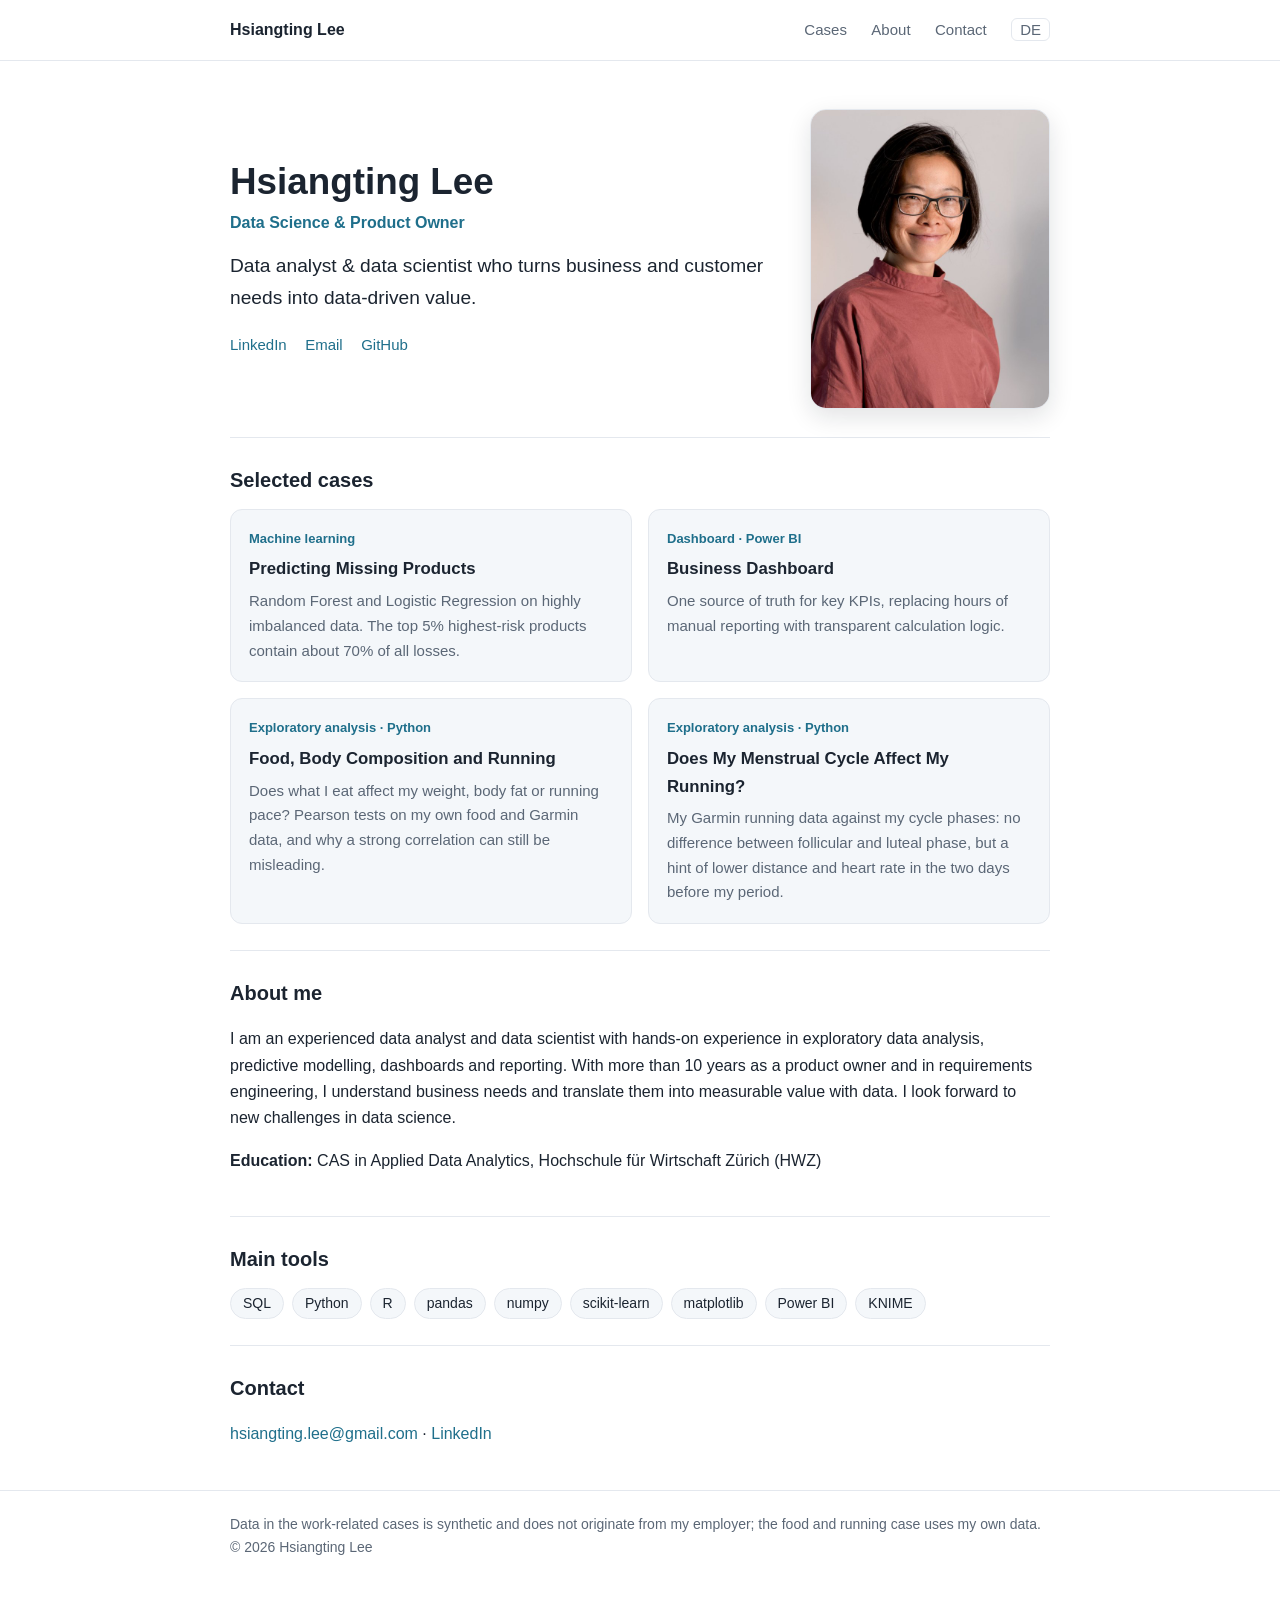
<file: index.html>
<!doctype html>
<html lang="en">
<head>
<meta charset="utf-8">
<meta name="viewport" content="width=device-width,initial-scale=1">
<title>Hsiangting Lee – Data Science Portfolio</title>
<meta name="description" content="Data analyst and data scientist who turns business and customer needs into data-driven value. Selected case studies using synthetic data.">
<link rel="stylesheet" href="assets/style.css?v=3">
</head>
<body>
<header class="site"><div class="wrap">
  <a class="brand" href="index.html">Hsiangting Lee</a>
  <nav>
    <a href="#cases">Cases</a>
    <a href="#about">About</a>
    <a href="#contact">Contact</a>
    <a class="lang" href="de/index.html">DE</a>  </nav>
</div></header>

<main class="wrap">
  <div class="hero">
    <figure class="photo"><img src="assets/profile.jpg" alt="Portrait of Hsiangting Lee" width="640" height="800" fetchpriority="high"></figure>
    <div class="intro">
    <h1>Hsiangting Lee</h1>
    <p class="role">Data Science &amp; Product Owner</p>
    <p class="tag">Data analyst &amp; data scientist who turns business and customer needs into data-driven value.</p>
    <div class="links">
      <a href="https://www.linkedin.com/in/hsiangting-lee-11910314">LinkedIn</a>
      <a href="mailto:hsiangting.lee@gmail.com">Email</a>
      <a href="https://github.com/hsiangtinglee">GitHub</a>
    </div>
    </div>
  </div>

  <section id="cases">
    <h2>Selected cases</h2>
    <div class="cards">
      <a class="card" href="case-missing-products.html" style="color:inherit;text-decoration:none">
        <span class="meta">Machine learning</span>
        <h3>Predicting Missing Products</h3>
        <p>Random Forest and Logistic Regression on highly imbalanced data. The top 5% highest-risk products contain about 70% of all losses.</p>
      </a>
      <a class="card" href="case-bi-dashboard.html" style="color:inherit;text-decoration:none">
        <span class="meta">Dashboard &middot; Power BI</span>
        <h3>Business Dashboard</h3>
        <p>One source of truth for key KPIs, replacing hours of manual reporting with transparent calculation logic.</p>
      </a>
      <a class="card" href="case-food-body-running.html" style="color:inherit;text-decoration:none">
        <span class="meta">Exploratory analysis &middot; Python</span>
        <h3>Food, Body Composition and Running</h3>
        <p>Does what I eat affect my weight, body fat or running pace? Pearson tests on my own food and Garmin data, and why a strong correlation can still be misleading.</p>
      </a>
      <a class="card" href="post-cycle-running.html" style="color:inherit;text-decoration:none">
        <span class="meta">Exploratory analysis &middot; Python</span>
        <h3>Does My Menstrual Cycle Affect My Running?</h3>
        <p>My Garmin running data against my cycle phases: no difference between follicular and luteal phase, but a hint of lower distance and heart rate in the two days before my period.</p>
      </a>
    </div>
  </section>

  <section id="about">
    <h2>About me</h2>
    <p>I am an experienced data analyst and data scientist with hands-on experience in exploratory data analysis, predictive modelling, dashboards and reporting. With more than 10 years as a product owner and in requirements engineering, I understand business needs and translate them into measurable value with data. I look forward to new challenges in data science.</p>
    <p><b>Education:</b> CAS in Applied Data Analytics, Hochschule für Wirtschaft Zürich (HWZ)</p>
  </section>

  <section id="tools">
    <h2>Main tools</h2>
    <ul class="chips">
      <li>SQL</li><li>Python</li><li>R</li><li>pandas</li><li>numpy</li><li>scikit-learn</li><li>matplotlib</li><li>Power BI</li><li>KNIME</li>
    </ul>
  </section>

  <section id="contact">
    <h2>Contact</h2>
    <p><a href="mailto:hsiangting.lee@gmail.com">hsiangting.lee@gmail.com</a> &middot; <a href="https://www.linkedin.com/in/hsiangting-lee-11910314">LinkedIn</a></p>
  </section>
</main>

<footer><div class="wrap">
  Data in the work-related cases is synthetic and does not originate from my employer; the food and running case uses my own data. &copy; 2026 Hsiangting Lee
</div></footer>
</body>
</html>
</file>
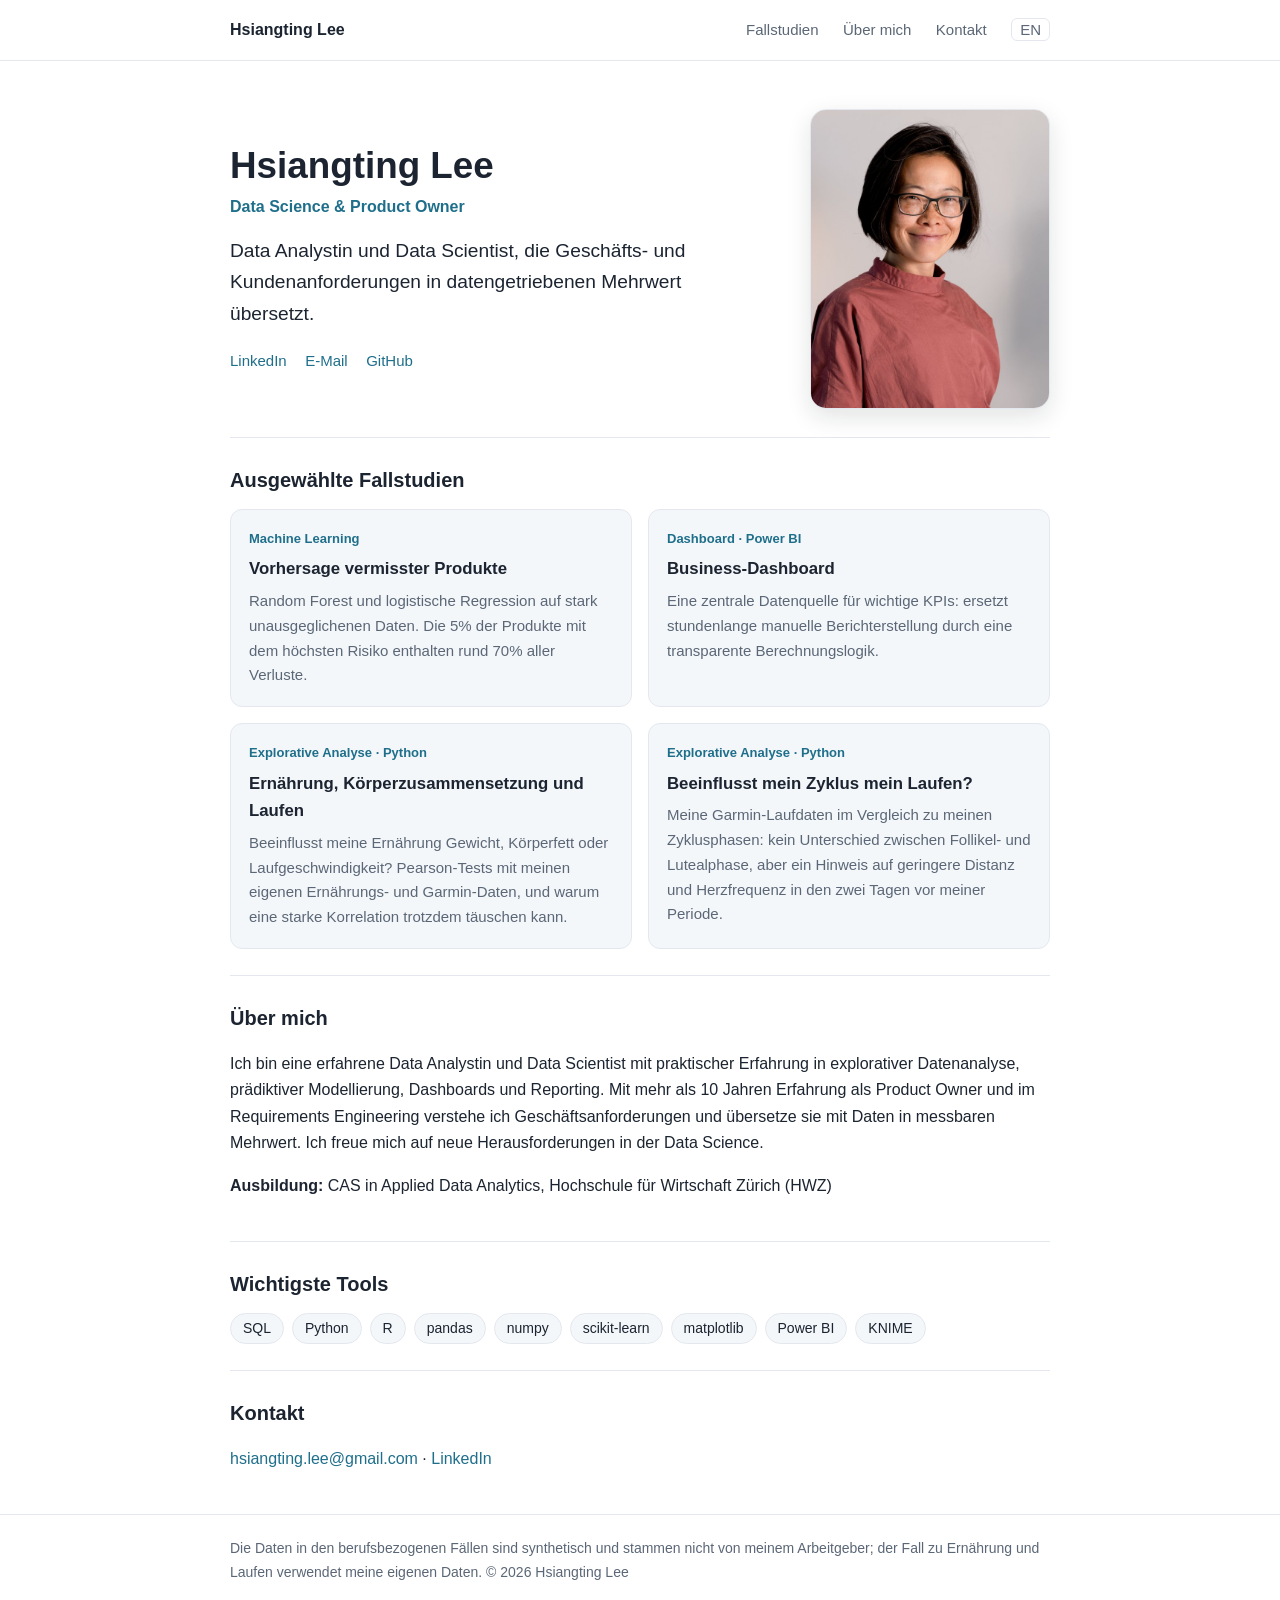
<file: de/index.html>
<!doctype html>
<html lang="de">
<head>
<meta charset="utf-8">
<meta name="viewport" content="width=device-width,initial-scale=1">
<title>Hsiangting Lee – Data-Science-Portfolio</title>
<meta name="description" content="Data Analystin und Data Scientist, die Geschäfts- und Kundenanforderungen in datengetriebenen Mehrwert übersetzt. Ausgewählte Fallstudien mit synthetischen Daten.">
<link rel="stylesheet" href="../assets/style.css?v=3">
</head>
<body>
<header class="site"><div class="wrap">
  <a class="brand" href="index.html">Hsiangting Lee</a>
  <nav>
    <a href="#cases">Fallstudien</a>
    <a href="#about">Über mich</a>
    <a href="#contact">Kontakt</a>
    <a class="lang" href="../index.html">EN</a>
  </nav>
</div></header>

<main class="wrap">
  <div class="hero">
    <figure class="photo"><img src="../assets/profile.jpg" alt="Porträt von Hsiangting Lee" width="640" height="800" fetchpriority="high"></figure>
    <div class="intro">
    <h1>Hsiangting Lee</h1>
    <p class="role">Data Science &amp; Product Owner</p>
    <p class="tag">Data Analystin und Data Scientist, die Geschäfts- und Kundenanforderungen in datengetriebenen Mehrwert übersetzt.</p>
    <div class="links">
      <a href="https://www.linkedin.com/in/hsiangting-lee-11910314">LinkedIn</a>
      <a href="mailto:hsiangting.lee@gmail.com">E-Mail</a>
      <a href="https://github.com/hsiangtinglee">GitHub</a>
    </div>
    </div>
  </div>

  <section id="cases">
    <h2>Ausgewählte Fallstudien</h2>
    <div class="cards">
      <a class="card" href="case-missing-products.html" style="color:inherit;text-decoration:none">
        <span class="meta">Machine Learning</span>
        <h3>Vorhersage vermisster Produkte</h3>
        <p>Random Forest und logistische Regression auf stark unausgeglichenen Daten. Die 5% der Produkte mit dem höchsten Risiko enthalten rund 70% aller Verluste.</p>
      </a>
      <a class="card" href="case-bi-dashboard.html" style="color:inherit;text-decoration:none">
        <span class="meta">Dashboard &middot; Power BI</span>
        <h3>Business-Dashboard</h3>
        <p>Eine zentrale Datenquelle für wichtige KPIs: ersetzt stundenlange manuelle Berichterstellung durch eine transparente Berechnungslogik.</p>
      </a>
      <a class="card" href="case-food-body-running.html" style="color:inherit;text-decoration:none">
        <span class="meta">Explorative Analyse &middot; Python</span>
        <h3>Ernährung, Körperzusammensetzung und Laufen</h3>
        <p>Beeinflusst meine Ernährung Gewicht, Körperfett oder Laufgeschwindigkeit? Pearson-Tests mit meinen eigenen Ernährungs- und Garmin-Daten, und warum eine starke Korrelation trotzdem täuschen kann.</p>
      </a>
      <a class="card" href="post-cycle-running.html" style="color:inherit;text-decoration:none">
        <span class="meta">Explorative Analyse &middot; Python</span>
        <h3>Beeinflusst mein Zyklus mein Laufen?</h3>
        <p>Meine Garmin-Laufdaten im Vergleich zu meinen Zyklusphasen: kein Unterschied zwischen Follikel- und Lutealphase, aber ein Hinweis auf geringere Distanz und Herzfrequenz in den zwei Tagen vor meiner Periode.</p>
      </a>
    </div>
  </section>

  <section id="about">
    <h2>Über mich</h2>
    <p>Ich bin eine erfahrene Data Analystin und Data Scientist mit praktischer Erfahrung in explorativer Datenanalyse, prädiktiver Modellierung, Dashboards und Reporting. Mit mehr als 10 Jahren Erfahrung als Product Owner und im Requirements Engineering verstehe ich Geschäftsanforderungen und übersetze sie mit Daten in messbaren Mehrwert. Ich freue mich auf neue Herausforderungen in der Data Science.</p>
    <p><b>Ausbildung:</b> CAS in Applied Data Analytics, Hochschule für Wirtschaft Zürich (HWZ)</p>
  </section>

  <section id="tools">
    <h2>Wichtigste Tools</h2>
    <ul class="chips">
      <li>SQL</li><li>Python</li><li>R</li><li>pandas</li><li>numpy</li><li>scikit-learn</li><li>matplotlib</li><li>Power BI</li><li>KNIME</li>
    </ul>
  </section>

  <section id="contact">
    <h2>Kontakt</h2>
    <p><a href="mailto:hsiangting.lee@gmail.com">hsiangting.lee@gmail.com</a> &middot; <a href="https://www.linkedin.com/in/hsiangting-lee-11910314">LinkedIn</a></p>
  </section>
</main>

<footer><div class="wrap">
  Die Daten in den berufsbezogenen Fällen sind synthetisch und stammen nicht von meinem Arbeitgeber; der Fall zu Ernährung und Laufen verwendet meine eigenen Daten. &copy; 2026 Hsiangting Lee
</div></footer>
</body>
</html>
</file>
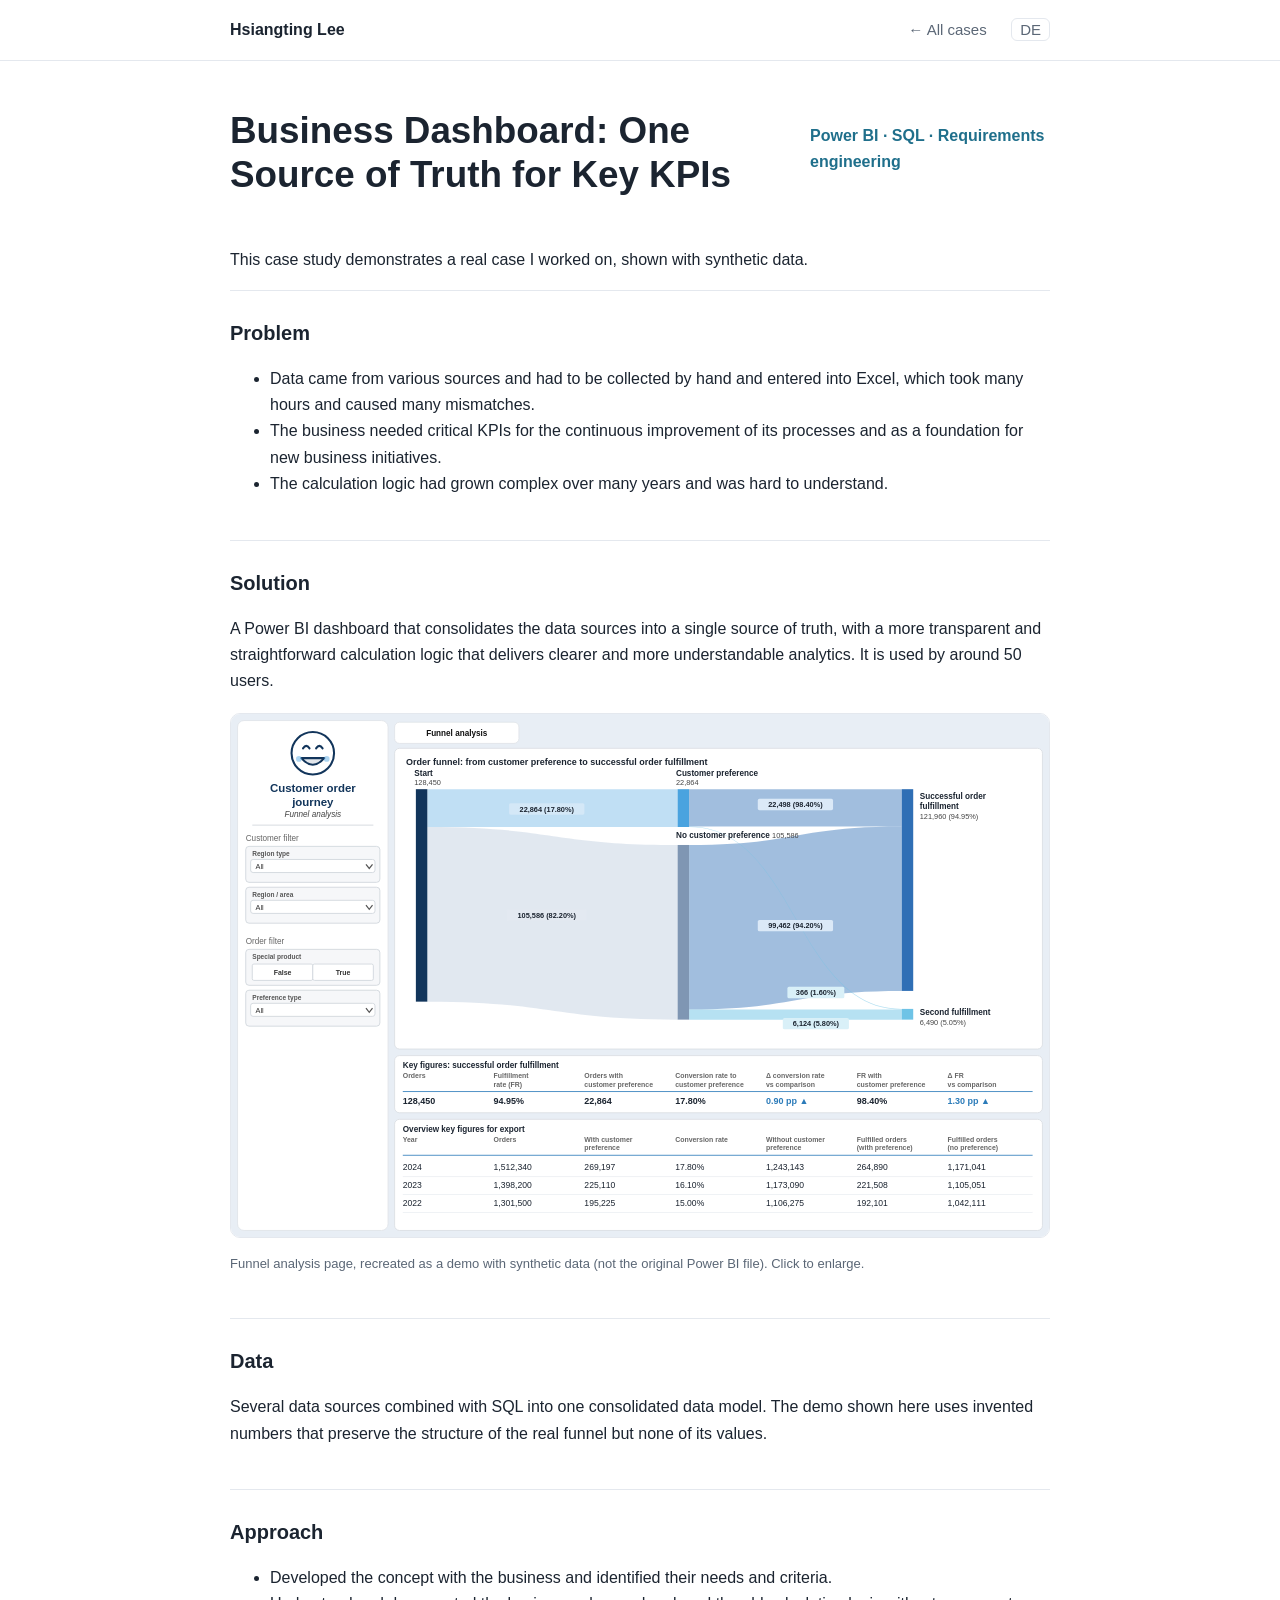
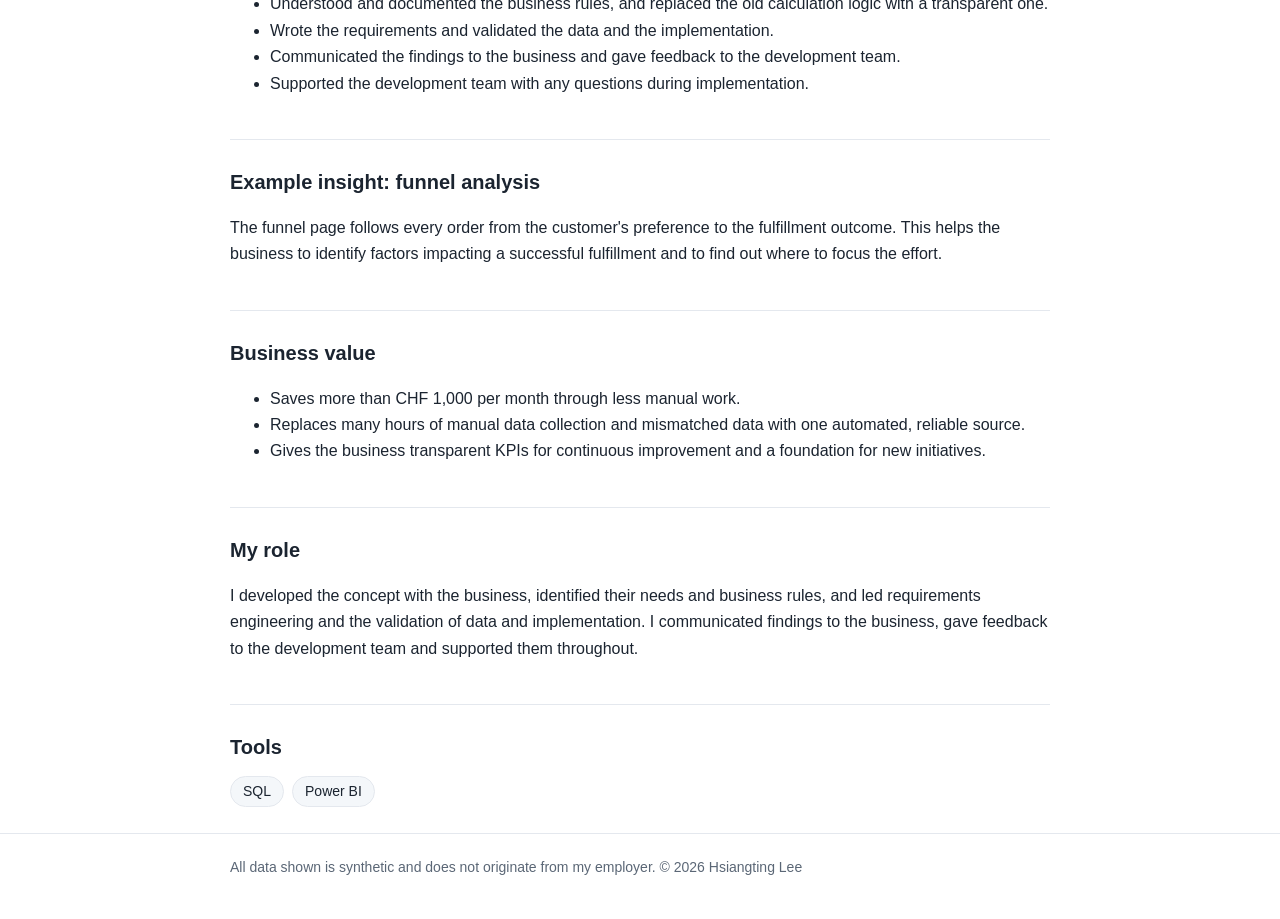
<file: case-bi-dashboard.html>
<!doctype html>
<html lang="en">
<head>
<meta charset="utf-8">
<meta name="viewport" content="width=device-width,initial-scale=1">
<title>Business Dashboard (Power BI) – Hsiangting Lee</title>
<meta name="description" content="Case study: a Power BI dashboard that replaced manual reporting with a single source of truth and transparent KPI logic. Synthetic data.">
<link rel="stylesheet" href="assets/style.css?v=3">
</head>
<body>
<header class="site"><div class="wrap">
  <a class="brand" href="index.html">Hsiangting Lee</a>
  <nav>
    <a href="index.html#cases">&larr; All cases</a>
    <a class="lang" href="de/case-bi-dashboard.html">DE</a>
  </nav>
</div></header>

<main class="wrap">
  <div class="hero">
    <h1>Business Dashboard: One Source of Truth for Key KPIs</h1>
    <p class="role">Power BI &middot; SQL &middot; Requirements engineering</p>
  </div>

  <p>This case study demonstrates a real case I worked on, shown with synthetic data.</p>

  <section>
    <h2>Problem</h2>
    <ul>
      <li>Data came from various sources and had to be collected by hand and entered into Excel, which took many hours and caused many mismatches.</li>
      <li>The business needed critical KPIs for the continuous improvement of its processes and as a foundation for new business initiatives.</li>
      <li>The calculation logic had grown complex over many years and was hard to understand.</li>
    </ul>
  </section>

  <section>
    <h2>Solution</h2>
    <p>A Power BI dashboard that consolidates the data sources into a single source of truth, with a more transparent and straightforward calculation logic that delivers clearer and more understandable analytics. It is used by around 50 users.</p>
    <figure>
      <a href="assets/dashboard_funnel.svg"><img src="assets/dashboard_funnel.svg" alt="Recreated demo of a customer order journey funnel dashboard page: orders split by customer preference and flowing into successful order fulfillment or second fulfillment, with filters and key figure tables."></a>
      <figcaption>Funnel analysis page, recreated as a demo with synthetic data (not the original Power BI file). Click to enlarge.</figcaption>
    </figure>
  </section>

  <section>
    <h2>Data</h2>
    <p>Several data sources combined with SQL into one consolidated data model. The demo shown here uses invented numbers that preserve the structure of the real funnel but none of its values.</p>
  </section>

  <section>
    <h2>Approach</h2>
    <ul>
      <li>Developed the concept with the business and identified their needs and criteria.</li>
      <li>Understood and documented the business rules, and replaced the old calculation logic with a transparent one.</li>
      <li>Wrote the requirements and validated the data and the implementation.</li>
      <li>Communicated the findings to the business and gave feedback to the development team.</li>
      <li>Supported the development team with any questions during implementation.</li>
    </ul>
  </section>

  <section>
    <h2>Example insight: funnel analysis</h2>
    <p>The funnel page follows every order from the customer's preference to the fulfillment outcome. This helps the business to identify factors impacting a successful fulfillment and to find out where to focus the effort.</p>
  </section>

  <section>
    <h2>Business value</h2>
    <ul>
      <li>Saves more than CHF 1,000 per month through less manual work.</li>
      <li>Replaces many hours of manual data collection and mismatched data with one automated, reliable source.</li>
      <li>Gives the business transparent KPIs for continuous improvement and a foundation for new initiatives.</li>
    </ul>
  </section>

  <section>
    <h2>My role</h2>
    <p>I developed the concept with the business, identified their needs and business rules, and led requirements engineering and the validation of data and implementation. I communicated findings to the business, gave feedback to the development team and supported them throughout.</p>
  </section>

  <section>
    <h2>Tools</h2>
    <ul class="chips"><li>SQL</li><li>Power BI</li></ul>
  </section>
</main>

<footer><div class="wrap">
  All data shown is synthetic and does not originate from my employer. &copy; 2026 Hsiangting Lee
</div></footer>
</body>
</html>
</file>
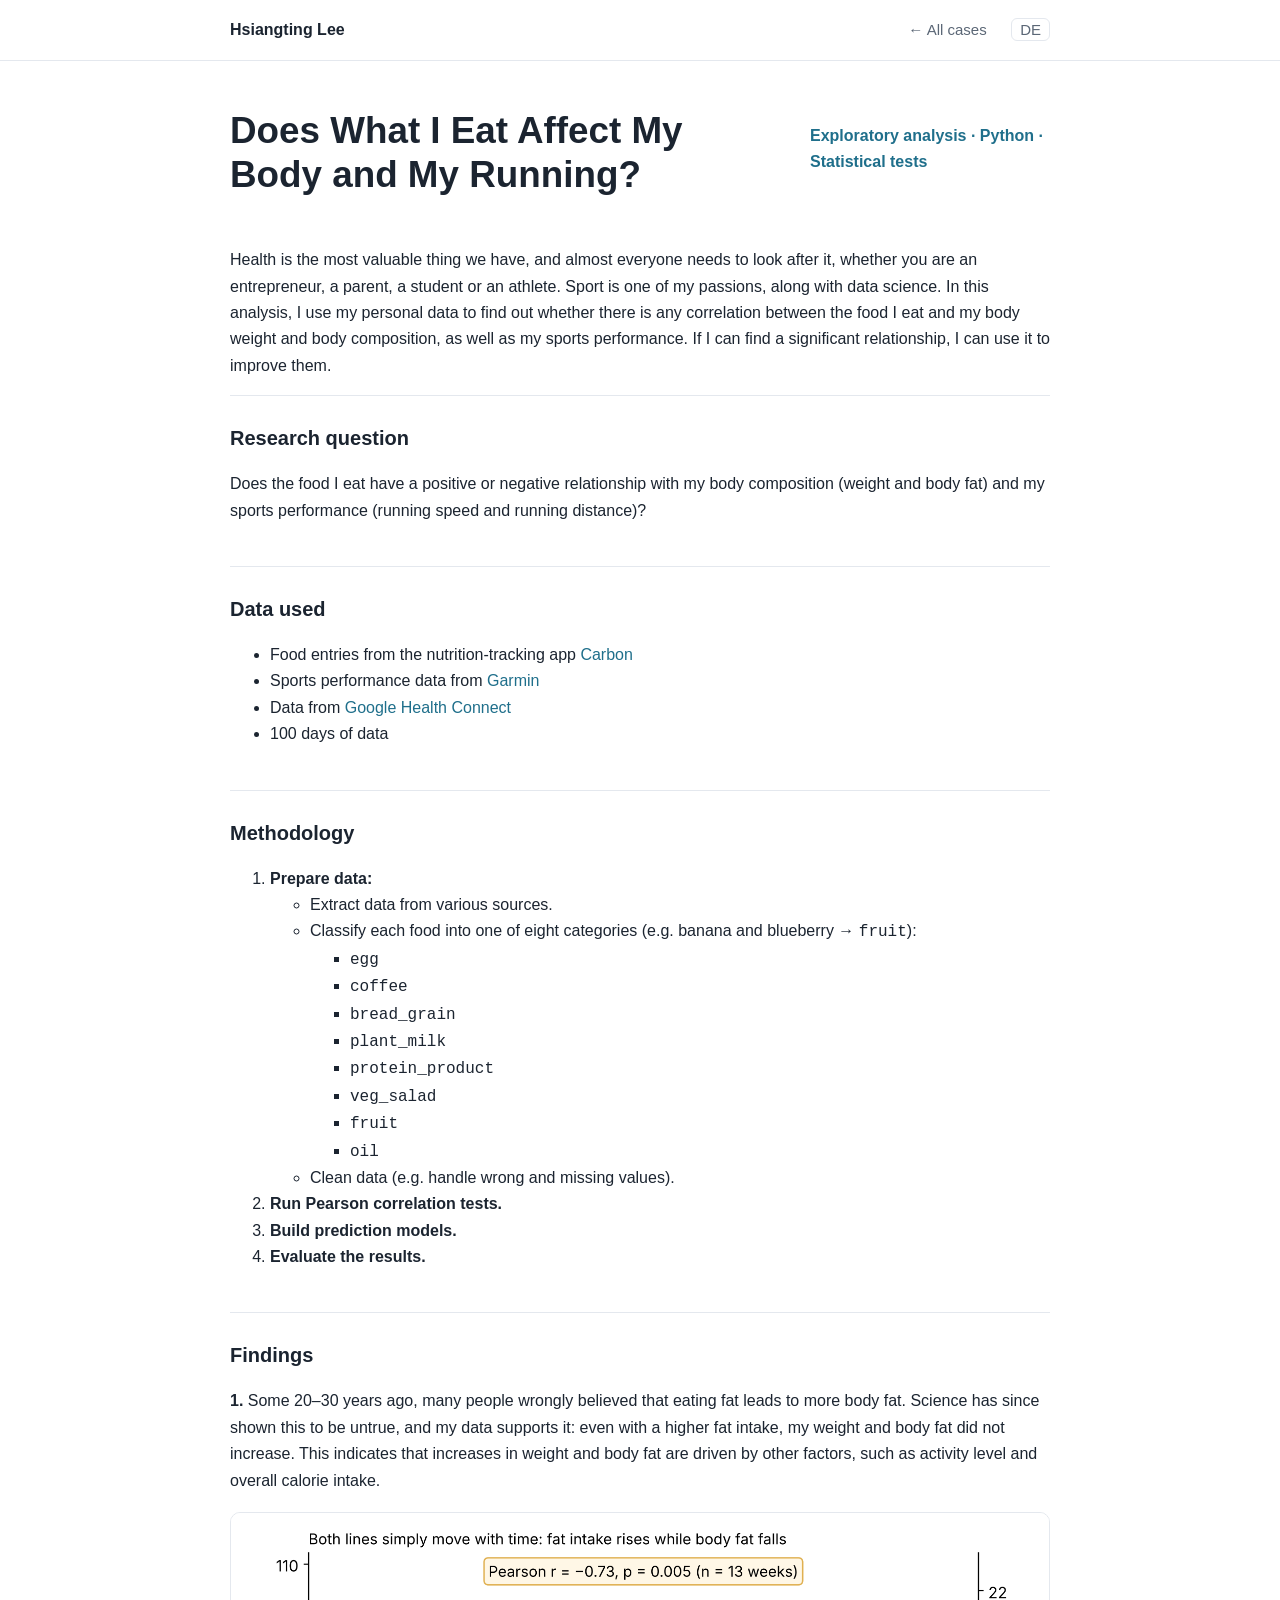
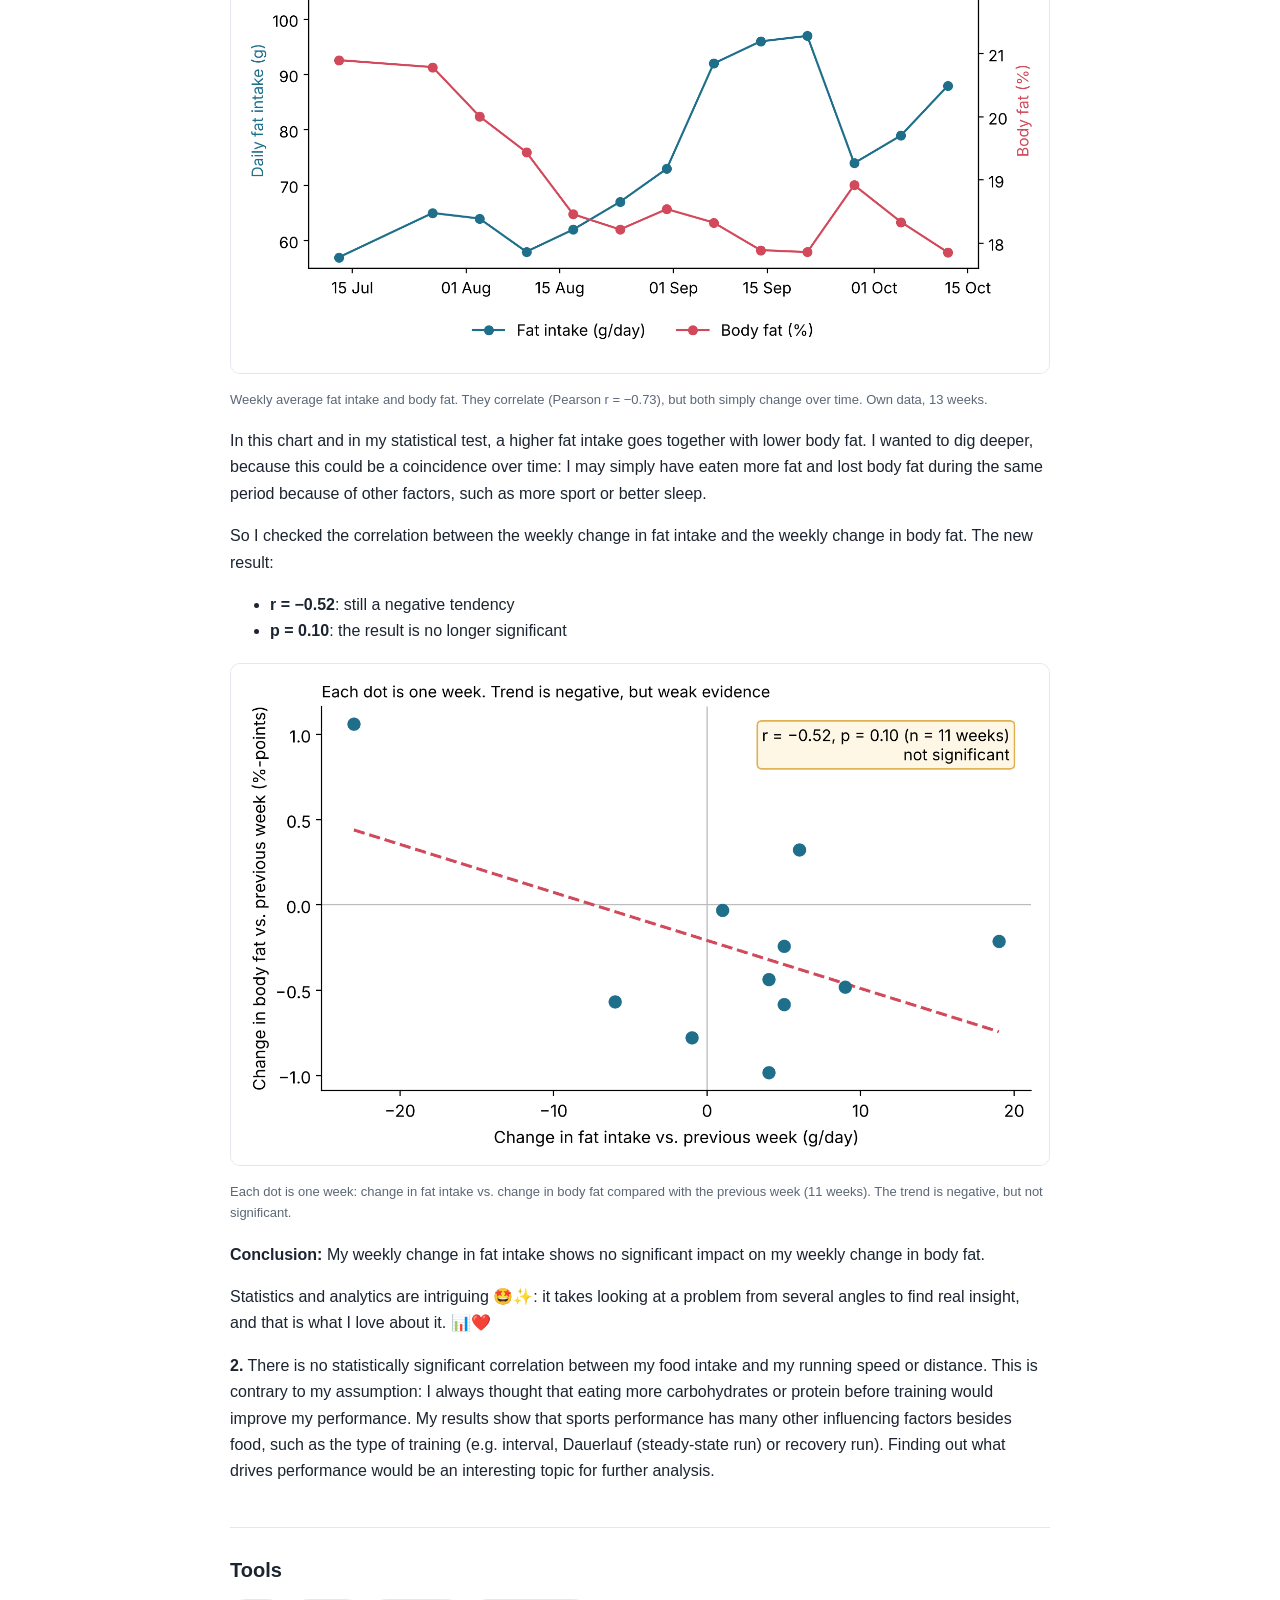
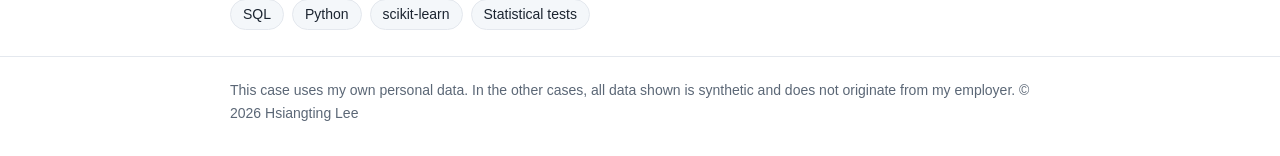
<file: case-food-body-running.html>
<!doctype html>
<html lang="en">
<head>
<meta charset="utf-8">
<meta name="viewport" content="width=device-width,initial-scale=1">
<title>Food, Body Composition and Running (Python) – Hsiangting Lee</title>
<meta name="description" content="Case study: exploratory analysis of my own food, body weight, body fat and running data using Pearson correlation tests and prediction models.">
<link rel="stylesheet" href="assets/style.css?v=3">
</head>
<body>
<header class="site"><div class="wrap">
  <a class="brand" href="index.html">Hsiangting Lee</a>
  <nav>
    <a href="index.html#cases">&larr; All cases</a>
    <a class="lang" href="de/case-food-body-running.html">DE</a>
  </nav>
</div></header>

<main class="wrap">
  <div class="hero">
    <h1>Does What I Eat Affect My Body and My Running?</h1>
    <p class="role">Exploratory analysis &middot; Python &middot; Statistical tests</p>
  </div>

  <p>Health is the most valuable thing we have, and almost everyone needs to look after it, whether you are an entrepreneur, a parent, a student or an athlete. Sport is one of my passions, along with data science. In this analysis, I use my personal data to find out whether there is any correlation between the food I eat and my body weight and body composition, as well as my sports performance. If I can find a significant relationship, I can use it to improve them.</p>

  <section>
    <h2>Research question</h2>
    <p>Does the food I eat have a positive or negative relationship with my body composition (weight and body fat) and my sports performance (running speed and running distance)?</p>
  </section>

  <section>
    <h2>Data used</h2>
    <ul>
      <li>Food entries from the nutrition-tracking app <a href="https://web.joincarbon.com/">Carbon</a></li>
      <li>Sports performance data from <a href="https://www.garmin.com/">Garmin</a></li>
      <li>Data from <a href="https://support.google.com/android/answer/13770320">Google Health Connect</a></li>
      <li>100 days of data</li>
    </ul>
  </section>

  <section>
    <h2>Methodology</h2>
    <ol>
      <li><b>Prepare data:</b>
        <ul>
          <li>Extract data from various sources.</li>
          <li>Classify each food into one of eight categories (e.g. banana and blueberry &rarr; <code>fruit</code>):
          <ul>
            <li><code>egg</code></li>
            <li><code>coffee</code></li>
            <li><code>bread_grain</code></li>
            <li><code>plant_milk</code></li>
            <li><code>protein_product</code></li>
            <li><code>veg_salad</code></li>
            <li><code>fruit</code></li>
            <li><code>oil</code></li>
          </ul></li>
          <li>Clean data (e.g. handle wrong and missing values).</li>
        </ul></li>
      <li><b>Run Pearson correlation tests.</b></li>
      <li><b>Build prediction models.</b></li>
      <li><b>Evaluate the results.</b></li>
    </ol>
  </section>

  <section>
    <h2>Findings</h2>
    <p><b>1.</b> Some 20–30 years ago, many people wrongly believed that eating fat leads to more body fat. Science has since shown this to be untrue, and my data supports it: even with a higher fat intake, my weight and body fat did not increase. This indicates that increases in weight and body fat are driven by other factors, such as activity level and overall calorie intake.</p>
    <figure>
      <a href="assets/case3_fat_vs_bodyfat.png"><img src="assets/case3_fat_vs_bodyfat.png" alt="Line chart of weekly fat intake rising and body fat falling over 16 weeks"></a>
      <figcaption>Weekly average fat intake and body fat. They correlate (Pearson r = −0.73), but both simply change over time. Own data, 13 weeks.</figcaption>
    </figure>
    <p>In this chart and in my statistical test, a higher fat intake goes together with lower body fat. I wanted to dig deeper, because this could be a coincidence over time: I may simply have eaten more fat and lost body fat during the same period because of other factors, such as more sport or better sleep.</p>
    <p>So I checked the correlation between the weekly change in fat intake and the weekly change in body fat. The new result:</p>
    <ul>
      <li><b>r = −0.52</b>: still a negative tendency</li>
      <li><b>p = 0.10</b>: the result is no longer significant</li>
    </ul>
    <figure>
      <a href="assets/case3_weekly_change.png"><img src="assets/case3_weekly_change.png" alt="Scatter plot of the weekly change in fat intake against the weekly change in body fat, with a downward trend line, r = -0.52, p = 0.10"></a>
      <figcaption>Each dot is one week: change in fat intake vs. change in body fat compared with the previous week (11 weeks). The trend is negative, but not significant.</figcaption>
    </figure>
    <p><b>Conclusion:</b> My weekly change in fat intake shows no significant impact on my weekly change in body fat.</p>
    <p>Statistics and analytics are intriguing 🤩✨: it takes looking at a problem from several angles to find real insight, and that is what I love about it. 📊❤️</p>
    <p><b>2.</b> There is no statistically significant correlation between my food intake and my running speed or distance. This is contrary to my assumption: I always thought that eating more carbohydrates or protein before training would improve my performance. My results show that sports performance has many other influencing factors besides food, such as the type of training (e.g. interval, Dauerlauf (steady-state run) or recovery run). Finding out what drives performance would be an interesting topic for further analysis.</p>
  </section>

  <section>
    <h2>Tools</h2>
    <ul class="chips"><li>SQL</li><li>Python</li><li>scikit-learn</li><li>Statistical tests</li></ul>
  </section>
</main>

<footer><div class="wrap">
  This case uses my own personal data. In the other cases, all data shown is synthetic and does not originate from my employer. &copy; 2026 Hsiangting Lee
</div></footer>
</body>
</html>
</file>
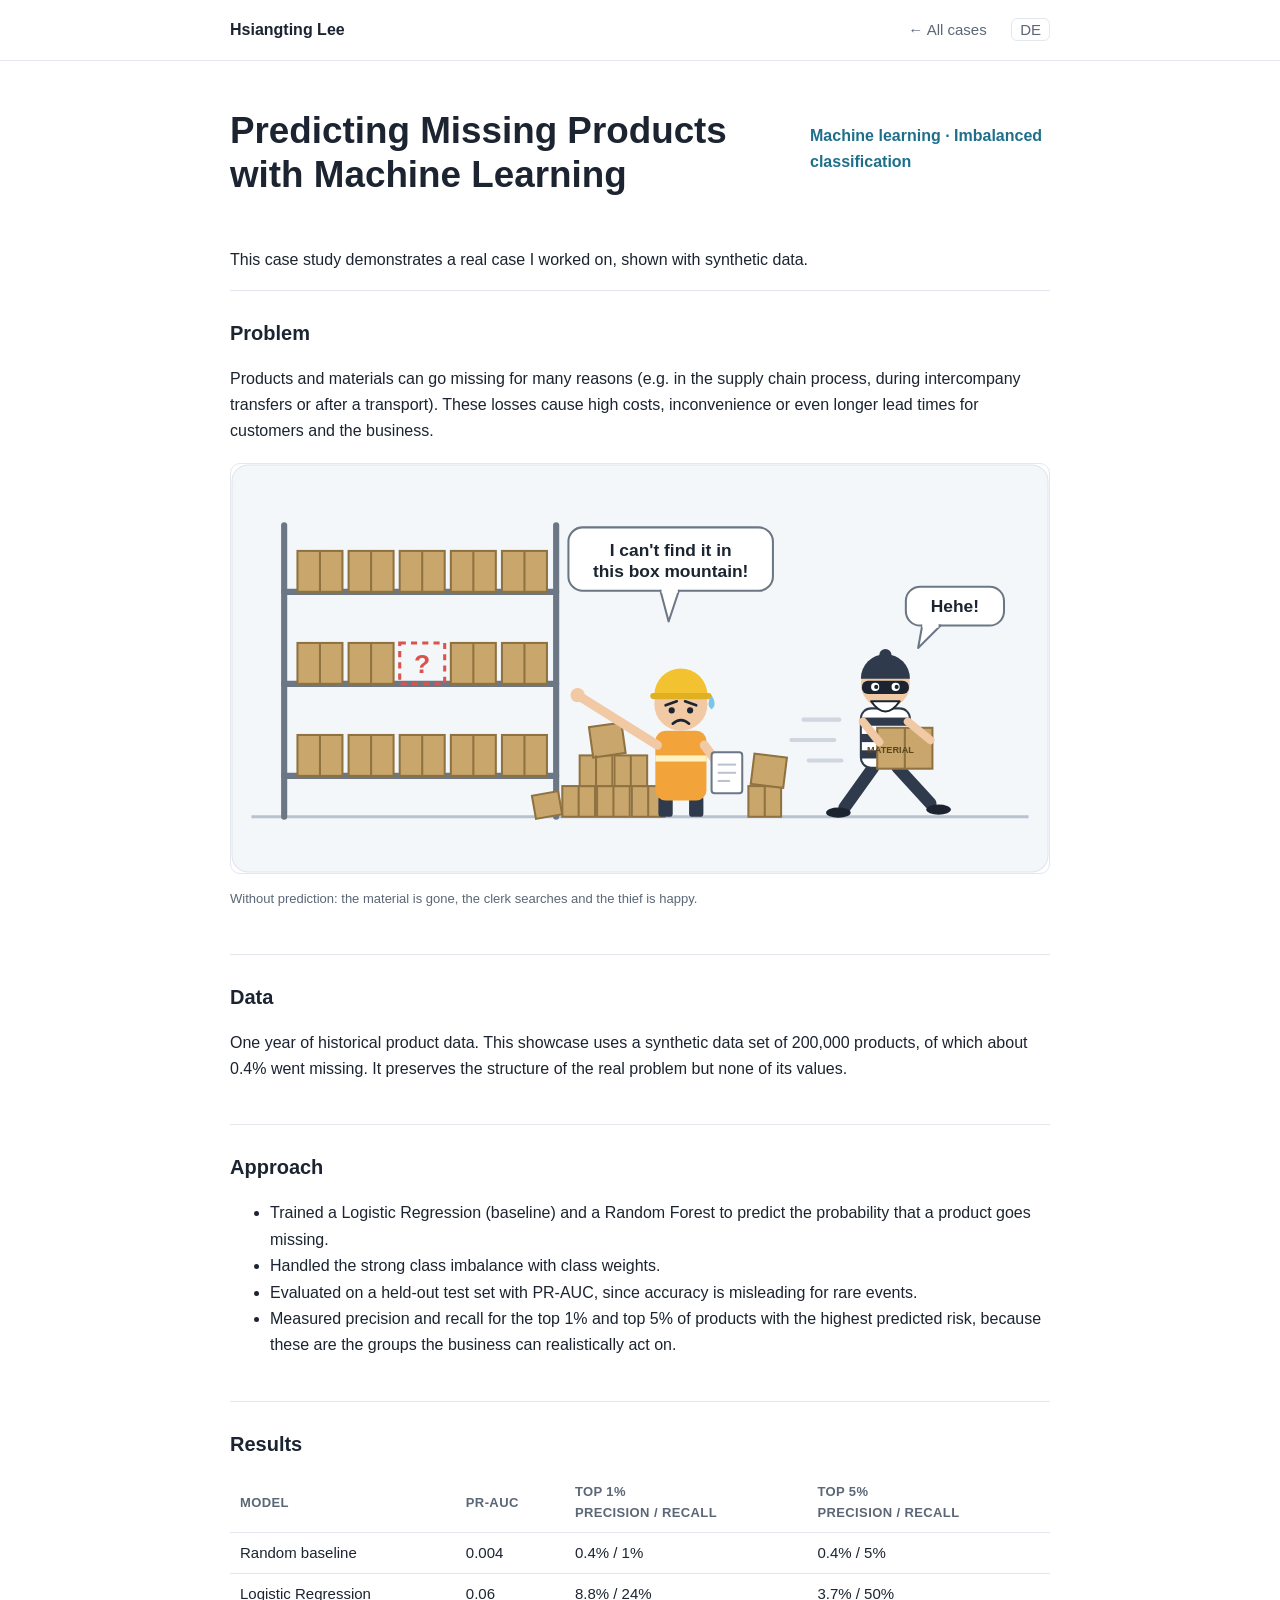
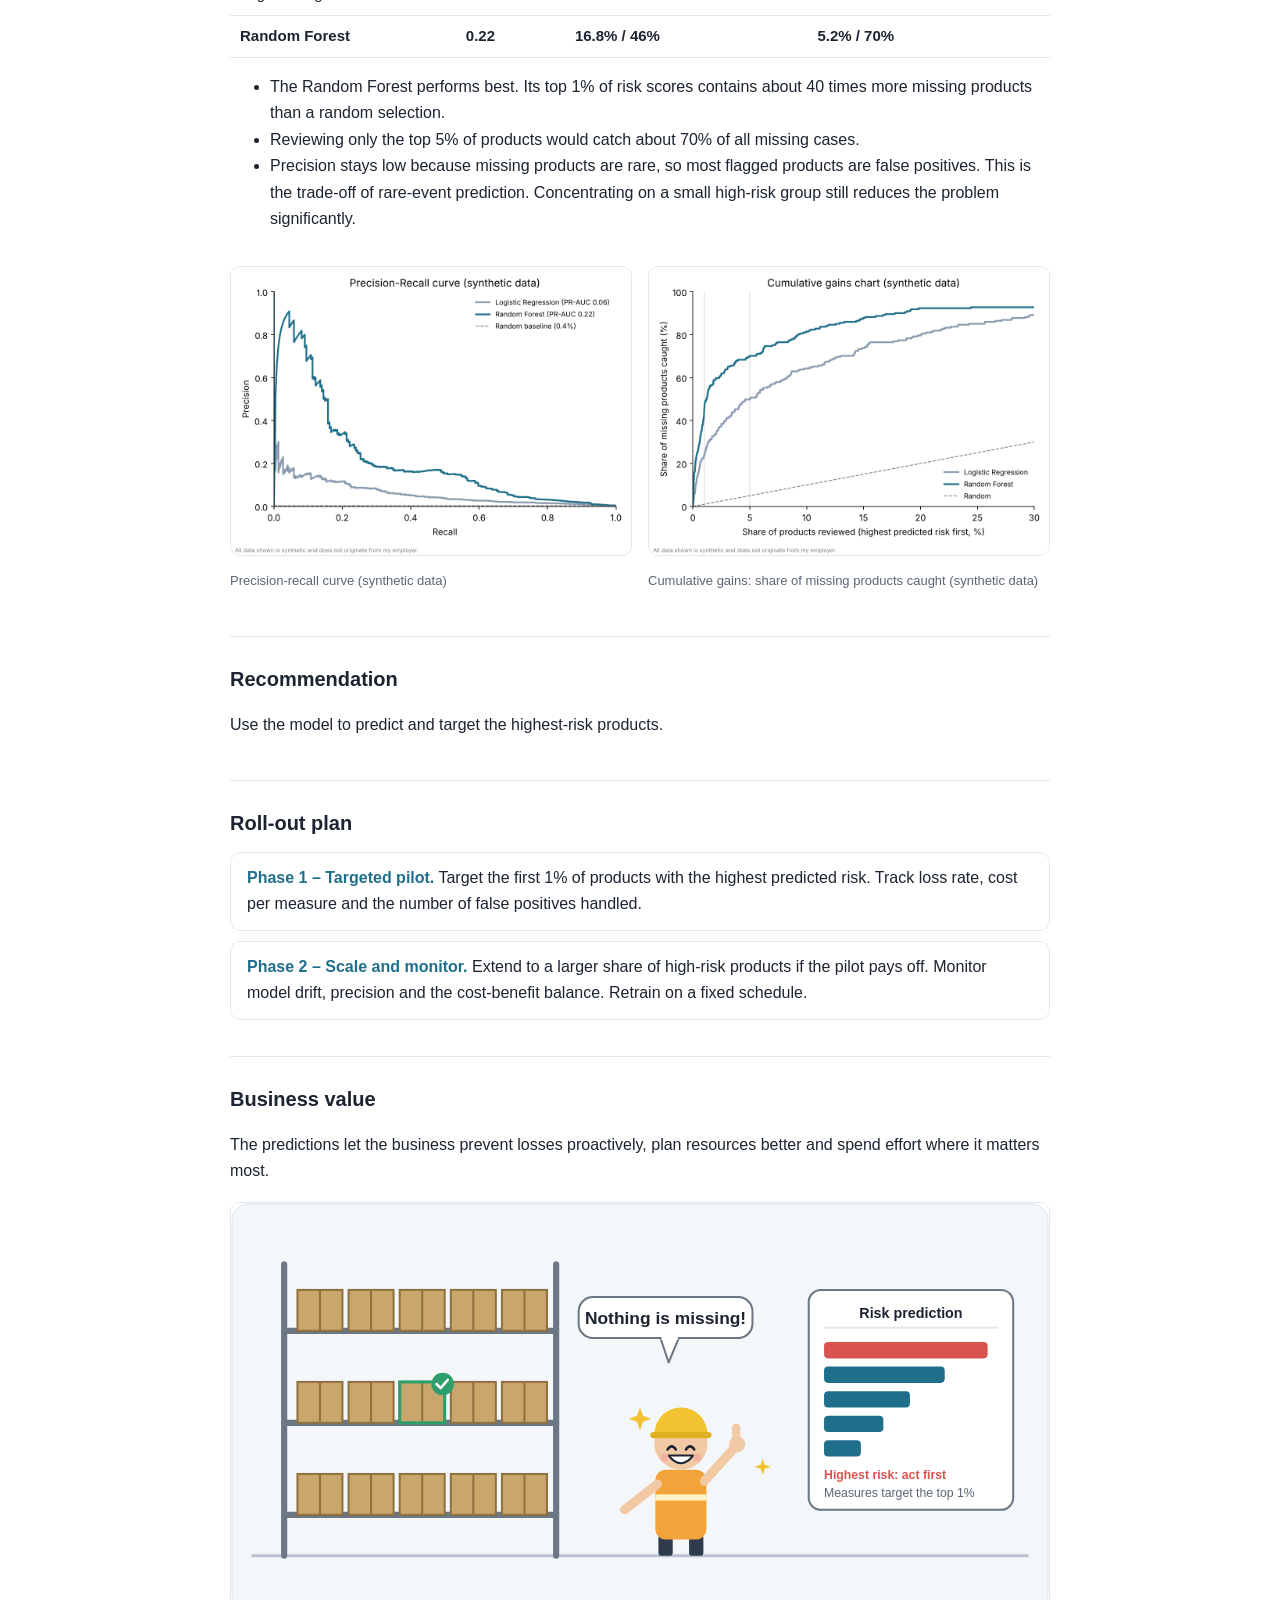
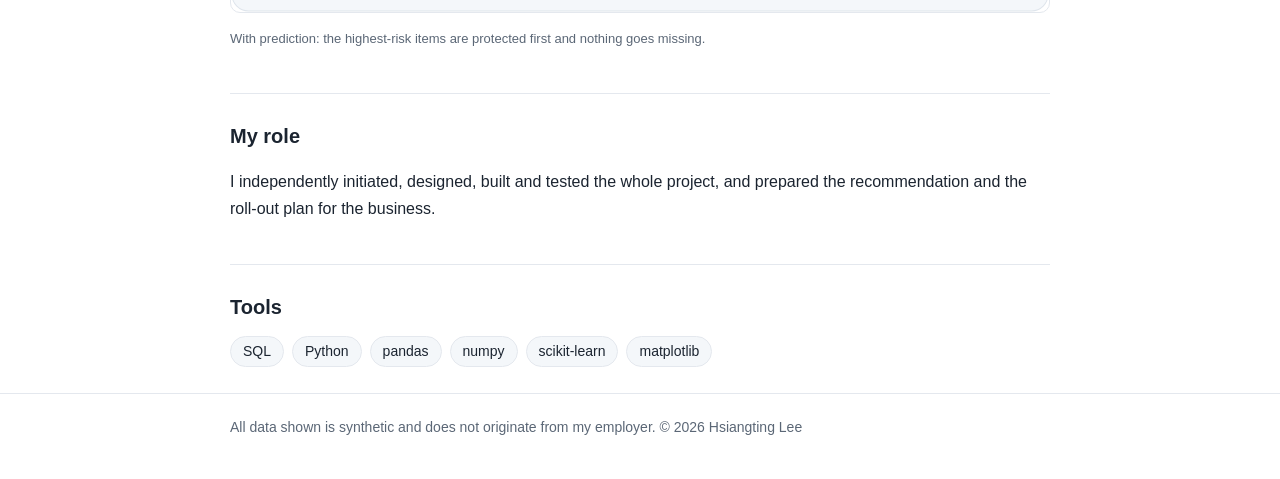
<file: case-missing-products.html>
<!doctype html>
<html lang="en">
<head>
<meta charset="utf-8">
<meta name="viewport" content="width=device-width,initial-scale=1">
<title>Predicting Missing Products – Hsiangting Lee</title>
<meta name="description" content="Case study: machine learning to predict missing products on highly imbalanced data, with a recommendation and roll-out plan. Synthetic data.">
<link rel="stylesheet" href="assets/style.css?v=3">
</head>
<body>
<header class="site"><div class="wrap">
  <a class="brand" href="index.html">Hsiangting Lee</a>
  <nav>
    <a href="index.html#cases">&larr; All cases</a>
    <a class="lang" href="de/case-missing-products.html">DE</a>  </nav>
</div></header>

<main class="wrap">
  <div class="hero">
    <h1>Predicting Missing Products with Machine Learning</h1>
    <p class="role">Machine learning &middot; Imbalanced classification</p>
  </div>

  <p>This case study demonstrates a real case I worked on, shown with synthetic data.</p>

  <section>
    <h2>Problem</h2>
    <p>Products and materials can go missing for many reasons (e.g. in the supply chain process, during intercompany transfers or after a transport). These losses cause high costs, inconvenience or even longer lead times for customers and the business.</p>
    <figure><img src="assets/sketch_problem.svg" alt="Cartoon: a box is missing from the warehouse shelf. The warehouse clerk is worried and asks where it is, while a thief runs away with the box, grinning."><figcaption>Without prediction: the material is gone, the clerk searches and the thief is happy.</figcaption></figure>
  </section>

  <section>
    <h2>Data</h2>
    <p>One year of historical product data. This showcase uses a synthetic data set of 200,000 products, of which about 0.4% went missing. It preserves the structure of the real problem but none of its values.</p>
  </section>

  <section>
    <h2>Approach</h2>
    <ul>
      <li>Trained a Logistic Regression (baseline) and a Random Forest to predict the probability that a product goes missing.</li>
      <li>Handled the strong class imbalance with class weights.</li>
      <li>Evaluated on a held-out test set with PR-AUC, since accuracy is misleading for rare events.</li>
      <li>Measured precision and recall for the top 1% and top 5% of products with the highest predicted risk, because these are the groups the business can realistically act on.</li>
    </ul>
  </section>

  <section>
    <h2>Results</h2>
    <table>
      <thead><tr><th>Model</th><th>PR-AUC</th><th>Top 1%<br>precision / recall</th><th>Top 5%<br>precision / recall</th></tr></thead>
      <tbody>
        <tr><td>Random baseline</td><td>0.004</td><td>0.4% / 1%</td><td>0.4% / 5%</td></tr>
        <tr><td>Logistic Regression</td><td>0.06</td><td>8.8% / 24%</td><td>3.7% / 50%</td></tr>
        <tr class="best"><td>Random Forest</td><td>0.22</td><td>16.8% / 46%</td><td>5.2% / 70%</td></tr>
      </tbody>
    </table>
    <ul>
      <li>The Random Forest performs best. Its top 1% of risk scores contains about 40 times more missing products than a random selection.</li>
      <li>Reviewing only the top 5% of products would catch about 70% of all missing cases.</li>
      <li>Precision stays low because missing products are rare, so most flagged products are false positives. This is the trade-off of rare-event prediction. Concentrating on a small high-risk group still reduces the problem significantly.</li>
    </ul>
    <div class="grid2">
      <figure><img src="assets/case1_pr_curve.png" alt="Precision-recall curve comparing Logistic Regression and Random Forest on synthetic data"><figcaption>Precision-recall curve (synthetic data)</figcaption></figure>
      <figure><img src="assets/case1_gains_chart.png" alt="Cumulative gains chart showing share of missing products caught versus share of products reviewed"><figcaption>Cumulative gains: share of missing products caught (synthetic data)</figcaption></figure>
    </div>
  </section>

  <section>
    <h2>Recommendation</h2>
    <p>Use the model to predict and target the highest-risk products.</p>
  </section>

  <section>
    <h2>Roll-out plan</h2>
    <div class="phase"><b>Phase 1 &ndash; Targeted pilot.</b> Target the first 1% of products with the highest predicted risk. Track loss rate, cost per measure and the number of false positives handled.</div>
    <div class="phase"><b>Phase 2 &ndash; Scale and monitor.</b> Extend to a larger share of high-risk products if the pilot pays off. Monitor model drift, precision and the cost-benefit balance. Retrain on a fixed schedule.</div>
  </section>

  <section>
    <h2>Business value</h2>
    <p>The predictions let the business prevent losses proactively, plan resources better and spend effort where it matters most.</p>
    <figure><img src="assets/sketch_solution.svg" alt="Cartoon: with the risk prediction every box stays on the shelf and the warehouse clerk is happy and gives a thumbs up."><figcaption>With prediction: the highest-risk items are protected first and nothing goes missing.</figcaption></figure>
  </section>

  <section>
    <h2>My role</h2>
    <p>I independently initiated, designed, built and tested the whole project, and prepared the recommendation and the roll-out plan for the business.</p>
  </section>

  <section>
    <h2>Tools</h2>
    <ul class="chips"><li>SQL</li><li>Python</li><li>pandas</li><li>numpy</li><li>scikit-learn</li><li>matplotlib</li></ul>
  </section>
</main>

<footer><div class="wrap">
  All data shown is synthetic and does not originate from my employer. &copy; 2026 Hsiangting Lee
</div></footer>
</body>
</html>
</file>
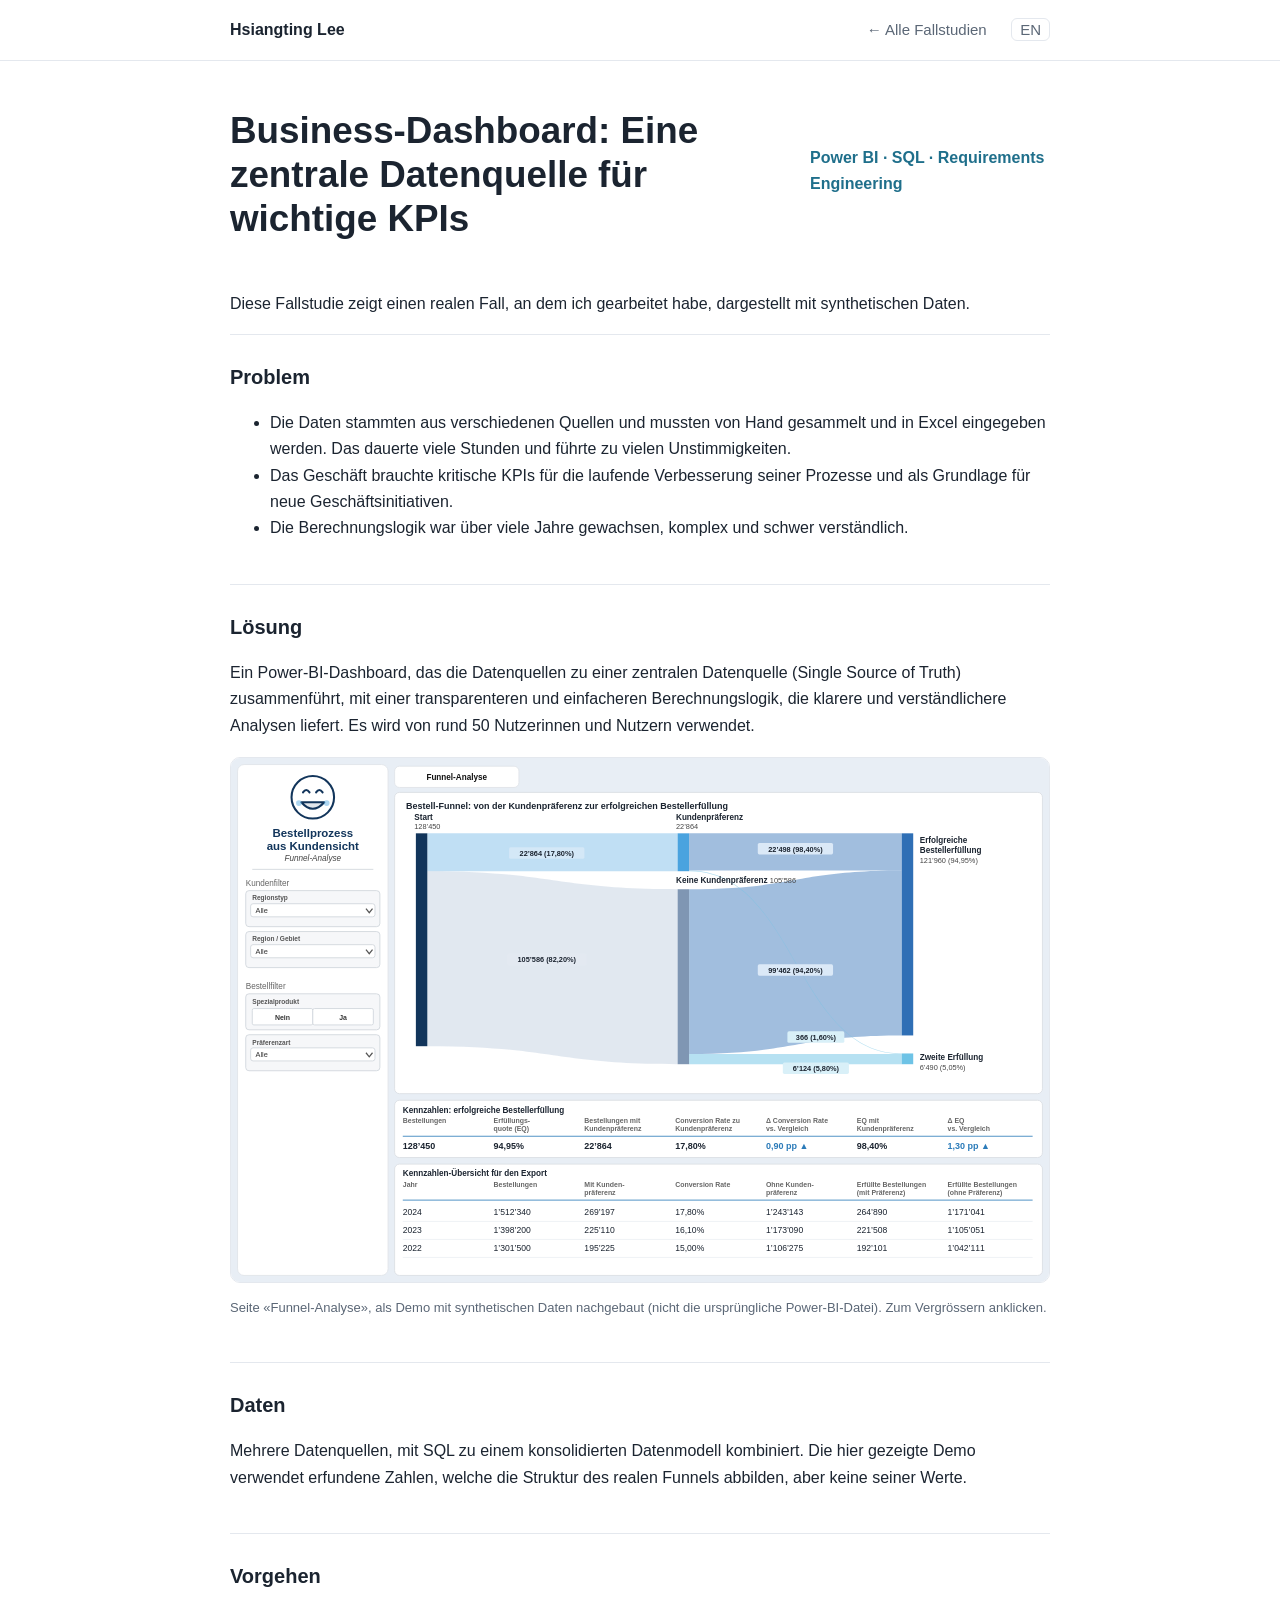
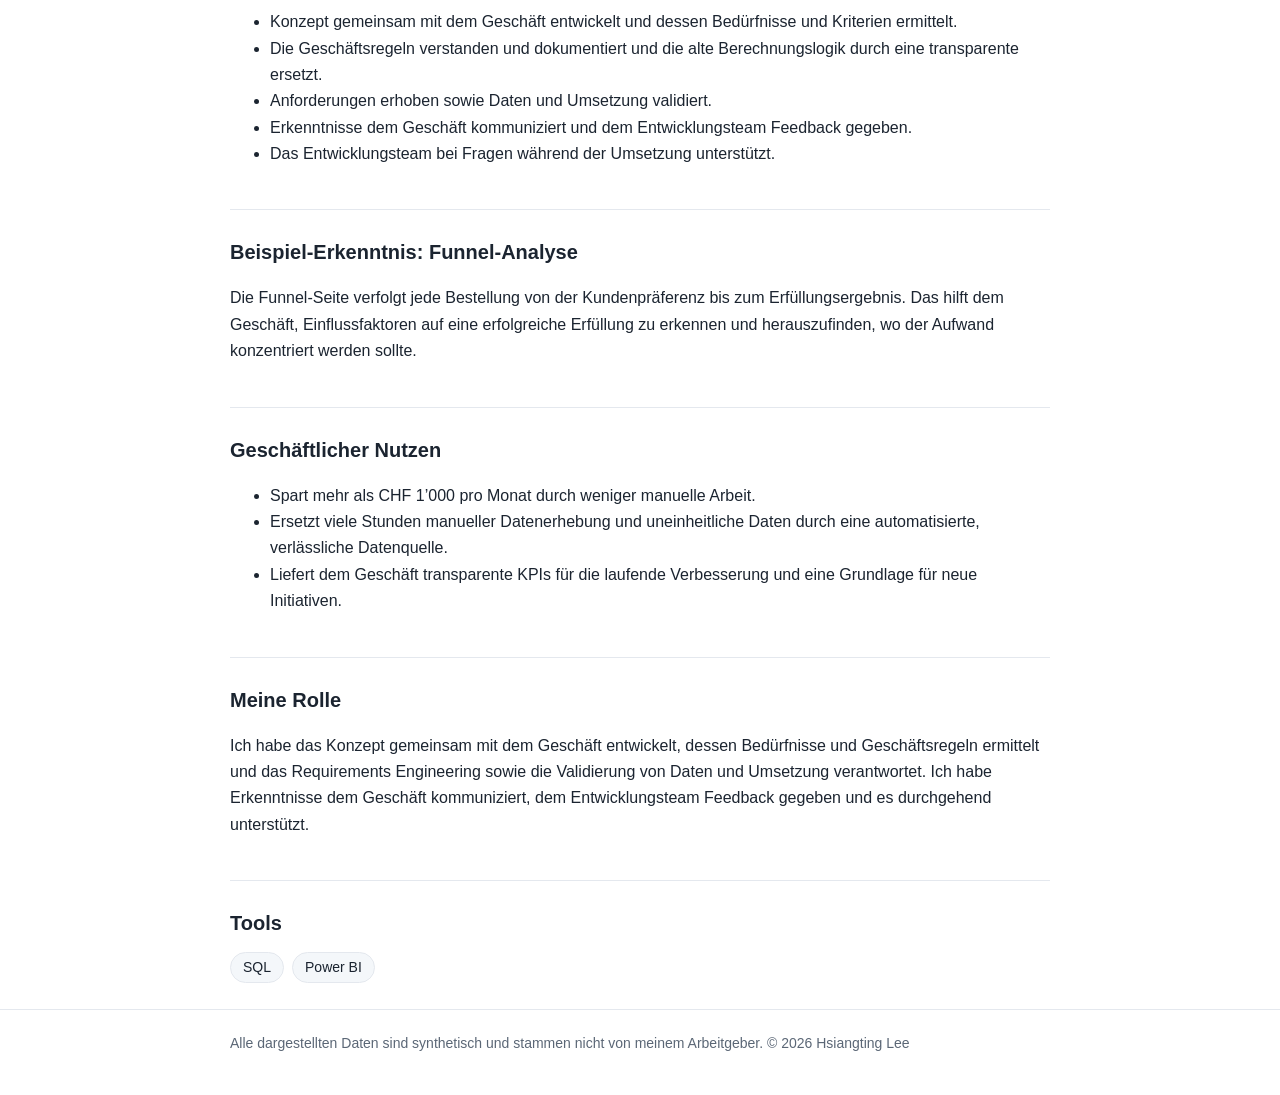
<file: de/case-bi-dashboard.html>
<!doctype html>
<html lang="de">
<head>
<meta charset="utf-8">
<meta name="viewport" content="width=device-width,initial-scale=1">
<title>Business-Dashboard (Power BI) – Hsiangting Lee</title>
<meta name="description" content="Fallstudie: Ein Power-BI-Dashboard, das manuelles Reporting durch eine zentrale Datenquelle und transparente KPI-Logik ersetzt. Synthetische Daten.">
<link rel="stylesheet" href="../assets/style.css?v=3">
</head>
<body>
<header class="site"><div class="wrap">
  <a class="brand" href="index.html">Hsiangting Lee</a>
  <nav>
    <a href="index.html#cases">&larr; Alle Fallstudien</a>
    <a class="lang" href="../case-bi-dashboard.html">EN</a>
  </nav>
</div></header>

<main class="wrap">
  <div class="hero">
    <h1>Business-Dashboard: Eine zentrale Datenquelle für wichtige KPIs</h1>
    <p class="role">Power BI &middot; SQL &middot; Requirements Engineering</p>
  </div>

  <p>Diese Fallstudie zeigt einen realen Fall, an dem ich gearbeitet habe, dargestellt mit synthetischen Daten.</p>

  <section>
    <h2>Problem</h2>
    <ul>
      <li>Die Daten stammten aus verschiedenen Quellen und mussten von Hand gesammelt und in Excel eingegeben werden. Das dauerte viele Stunden und führte zu vielen Unstimmigkeiten.</li>
      <li>Das Geschäft brauchte kritische KPIs für die laufende Verbesserung seiner Prozesse und als Grundlage für neue Geschäftsinitiativen.</li>
      <li>Die Berechnungslogik war über viele Jahre gewachsen, komplex und schwer verständlich.</li>
    </ul>
  </section>

  <section>
    <h2>Lösung</h2>
    <p>Ein Power-BI-Dashboard, das die Datenquellen zu einer zentralen Datenquelle (Single Source of Truth) zusammenführt, mit einer transparenteren und einfacheren Berechnungslogik, die klarere und verständlichere Analysen liefert. Es wird von rund 50 Nutzerinnen und Nutzern verwendet.</p>
    <figure>
      <a href="../assets/dashboard_funnel_de.svg"><img src="../assets/dashboard_funnel_de.svg" alt="Nachgebaute Demo einer Funnel-Dashboard-Seite zum Bestellprozess aus Kundensicht: Bestellungen nach Kundenpräferenz, die in eine erfolgreiche Bestellerfüllung oder eine zweite Erfüllung münden, mit Filtern und Kennzahlen-Tabellen."></a>
      <figcaption>Seite «Funnel-Analyse», als Demo mit synthetischen Daten nachgebaut (nicht die ursprüngliche Power-BI-Datei). Zum Vergrössern anklicken.</figcaption>
    </figure>
  </section>

  <section>
    <h2>Daten</h2>
    <p>Mehrere Datenquellen, mit SQL zu einem konsolidierten Datenmodell kombiniert. Die hier gezeigte Demo verwendet erfundene Zahlen, welche die Struktur des realen Funnels abbilden, aber keine seiner Werte.</p>
  </section>

  <section>
    <h2>Vorgehen</h2>
    <ul>
      <li>Konzept gemeinsam mit dem Geschäft entwickelt und dessen Bedürfnisse und Kriterien ermittelt.</li>
      <li>Die Geschäftsregeln verstanden und dokumentiert und die alte Berechnungslogik durch eine transparente ersetzt.</li>
      <li>Anforderungen erhoben sowie Daten und Umsetzung validiert.</li>
      <li>Erkenntnisse dem Geschäft kommuniziert und dem Entwicklungsteam Feedback gegeben.</li>
      <li>Das Entwicklungsteam bei Fragen während der Umsetzung unterstützt.</li>
    </ul>
  </section>

  <section>
    <h2>Beispiel-Erkenntnis: Funnel-Analyse</h2>
    <p>Die Funnel-Seite verfolgt jede Bestellung von der Kundenpräferenz bis zum Erfüllungsergebnis. Das hilft dem Geschäft, Einflussfaktoren auf eine erfolgreiche Erfüllung zu erkennen und herauszufinden, wo der Aufwand konzentriert werden sollte.</p>
  </section>

  <section>
    <h2>Geschäftlicher Nutzen</h2>
    <ul>
      <li>Spart mehr als CHF 1&#8217;000 pro Monat durch weniger manuelle Arbeit.</li>
      <li>Ersetzt viele Stunden manueller Datenerhebung und uneinheitliche Daten durch eine automatisierte, verlässliche Datenquelle.</li>
      <li>Liefert dem Geschäft transparente KPIs für die laufende Verbesserung und eine Grundlage für neue Initiativen.</li>
    </ul>
  </section>

  <section>
    <h2>Meine Rolle</h2>
    <p>Ich habe das Konzept gemeinsam mit dem Geschäft entwickelt, dessen Bedürfnisse und Geschäftsregeln ermittelt und das Requirements Engineering sowie die Validierung von Daten und Umsetzung verantwortet. Ich habe Erkenntnisse dem Geschäft kommuniziert, dem Entwicklungsteam Feedback gegeben und es durchgehend unterstützt.</p>
  </section>

  <section>
    <h2>Tools</h2>
    <ul class="chips"><li>SQL</li><li>Power BI</li></ul>
  </section>
</main>

<footer><div class="wrap">
  Alle dargestellten Daten sind synthetisch und stammen nicht von meinem Arbeitgeber. &copy; 2026 Hsiangting Lee
</div></footer>
</body>
</html>
</file>
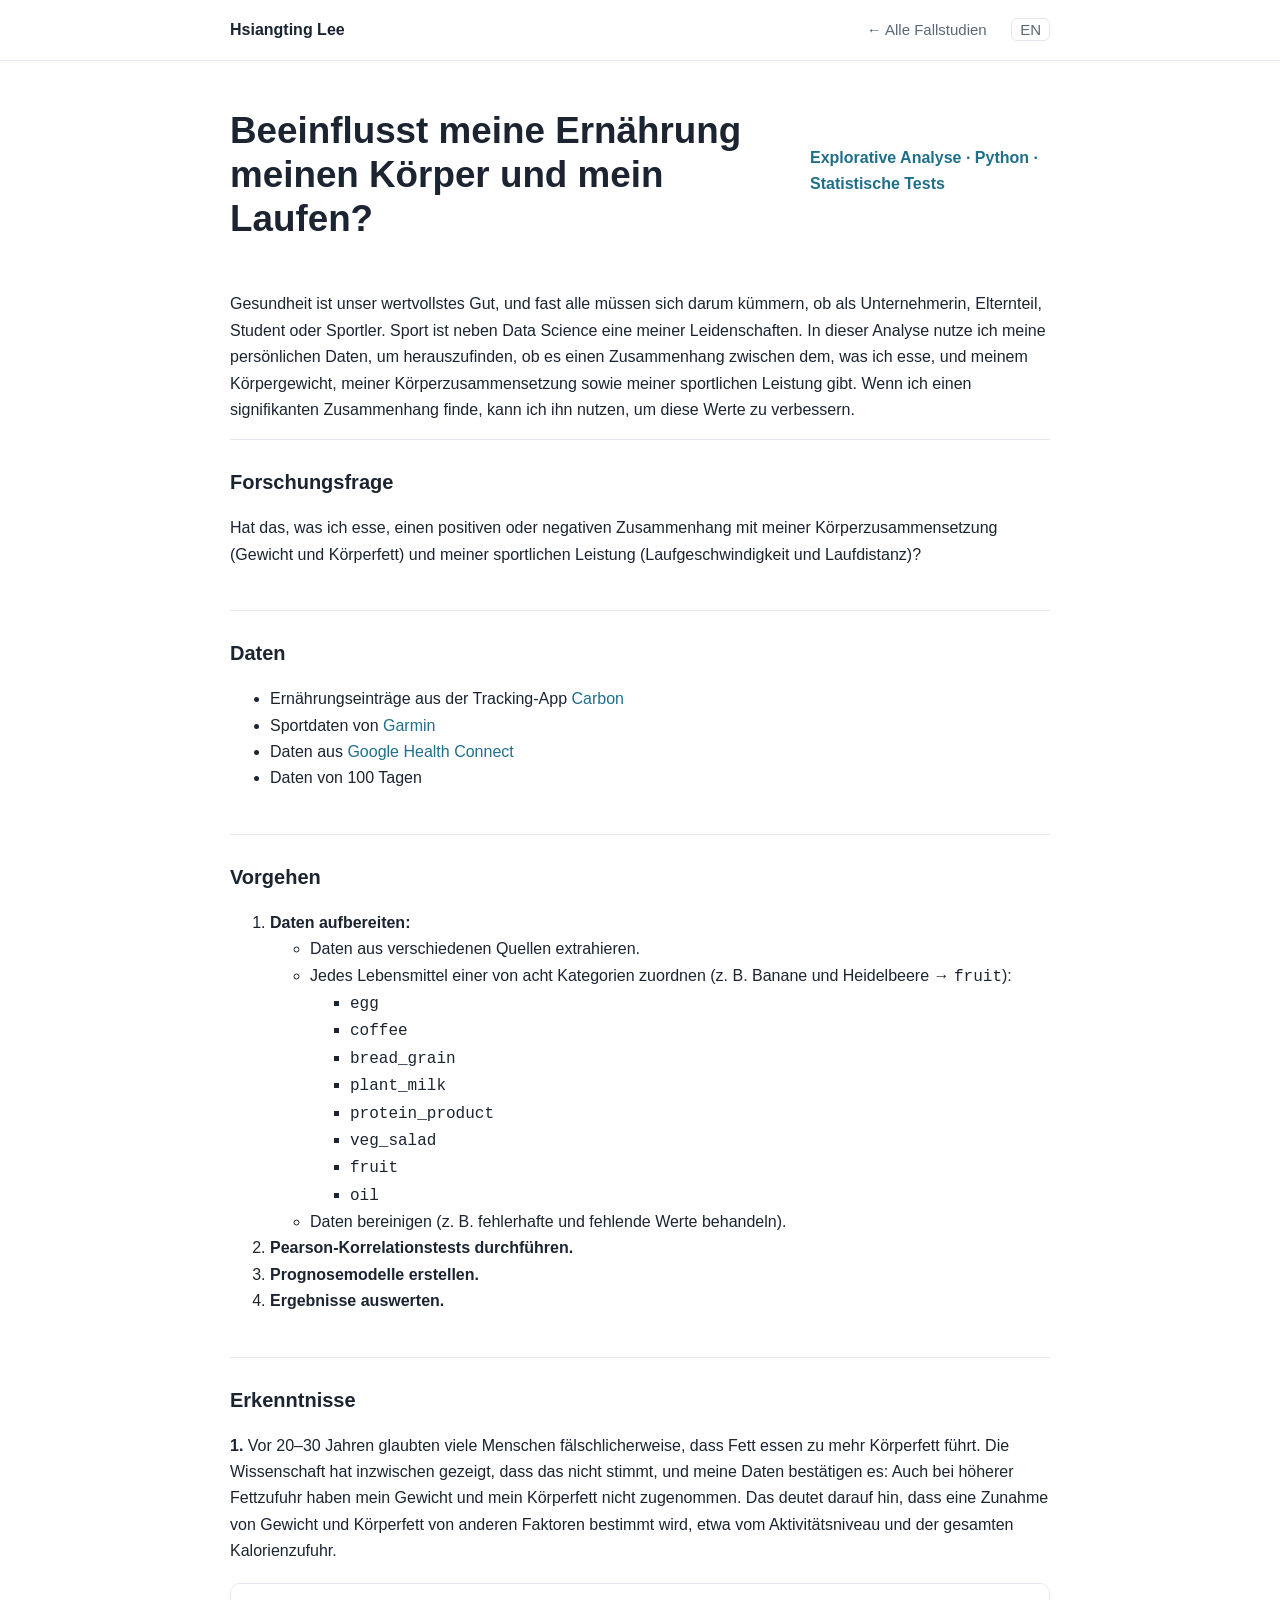
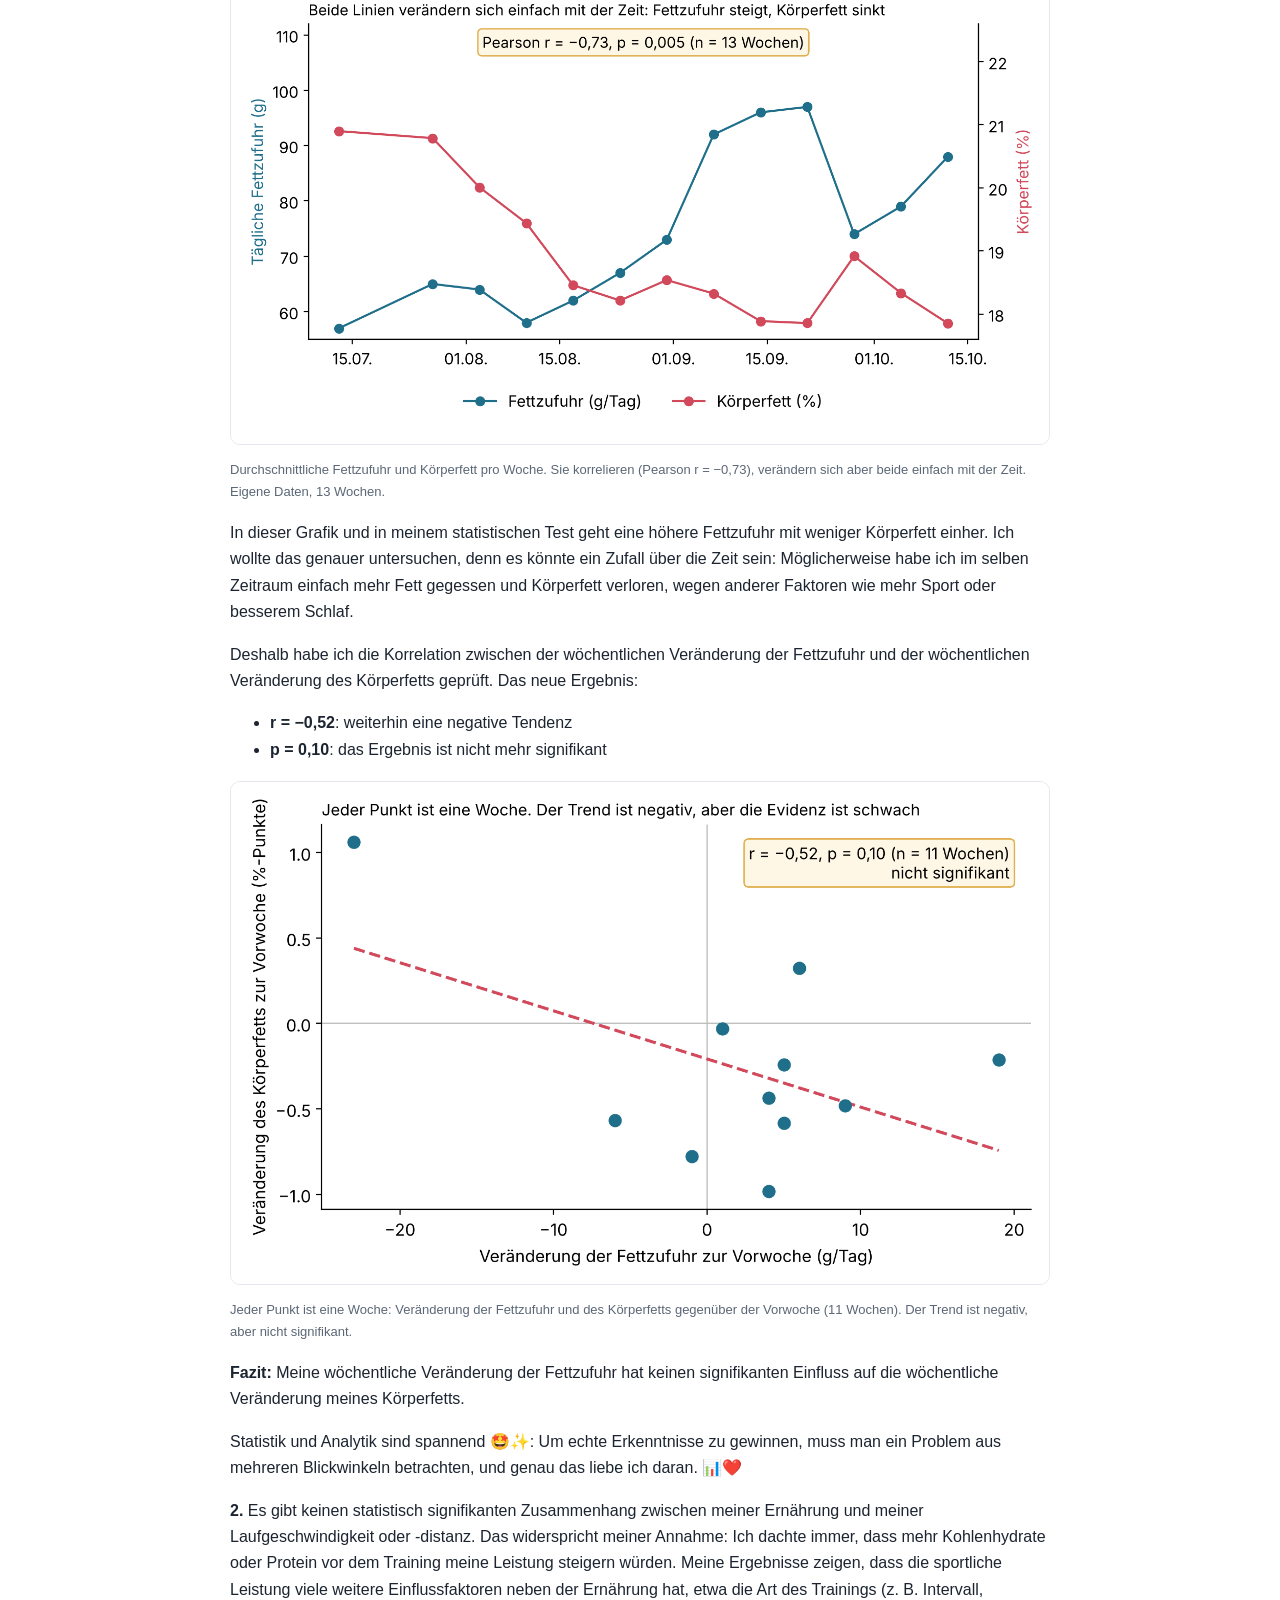
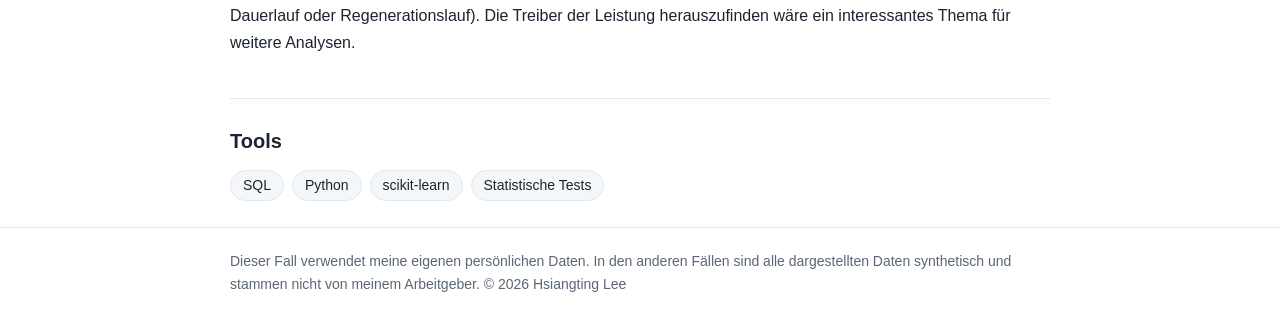
<file: de/case-food-body-running.html>
<!doctype html>
<html lang="de">
<head>
<meta charset="utf-8">
<meta name="viewport" content="width=device-width,initial-scale=1">
<title>Ernährung, Körperzusammensetzung und Laufen (Python) – Hsiangting Lee</title>
<meta name="description" content="Fallstudie: Explorative Analyse meiner eigenen Ernährungs-, Gewichts-, Körperfett- und Laufdaten mit Pearson-Korrelationstests und Prognosemodellen.">
<link rel="stylesheet" href="../assets/style.css?v=3">
</head>
<body>
<header class="site"><div class="wrap">
  <a class="brand" href="index.html">Hsiangting Lee</a>
  <nav>
    <a href="index.html#cases">&larr; Alle Fallstudien</a>
    <a class="lang" href="../case-food-body-running.html">EN</a>
  </nav>
</div></header>

<main class="wrap">
  <div class="hero">
    <h1>Beeinflusst meine Ernährung meinen Körper und mein Laufen?</h1>
    <p class="role">Explorative Analyse &middot; Python &middot; Statistische Tests</p>
  </div>

  <p>Gesundheit ist unser wertvollstes Gut, und fast alle müssen sich darum kümmern, ob als Unternehmerin, Elternteil, Student oder Sportler. Sport ist neben Data Science eine meiner Leidenschaften. In dieser Analyse nutze ich meine persönlichen Daten, um herauszufinden, ob es einen Zusammenhang zwischen dem, was ich esse, und meinem Körpergewicht, meiner Körperzusammensetzung sowie meiner sportlichen Leistung gibt. Wenn ich einen signifikanten Zusammenhang finde, kann ich ihn nutzen, um diese Werte zu verbessern.</p>

  <section>
    <h2>Forschungsfrage</h2>
    <p>Hat das, was ich esse, einen positiven oder negativen Zusammenhang mit meiner Körperzusammensetzung (Gewicht und Körperfett) und meiner sportlichen Leistung (Laufgeschwindigkeit und Laufdistanz)?</p>
  </section>

  <section>
    <h2>Daten</h2>
    <ul>
      <li>Ernährungseinträge aus der Tracking-App <a href="https://web.joincarbon.com/">Carbon</a></li>
      <li>Sportdaten von <a href="https://www.garmin.com/">Garmin</a></li>
      <li>Daten aus <a href="https://support.google.com/android/answer/13770320">Google Health Connect</a></li>
      <li>Daten von 100 Tagen</li>
    </ul>
  </section>

  <section>
    <h2>Vorgehen</h2>
    <ol>
      <li><b>Daten aufbereiten:</b>
        <ul>
          <li>Daten aus verschiedenen Quellen extrahieren.</li>
          <li>Jedes Lebensmittel einer von acht Kategorien zuordnen (z. B. Banane und Heidelbeere &rarr; <code>fruit</code>):
          <ul>
            <li><code>egg</code></li>
            <li><code>coffee</code></li>
            <li><code>bread_grain</code></li>
            <li><code>plant_milk</code></li>
            <li><code>protein_product</code></li>
            <li><code>veg_salad</code></li>
            <li><code>fruit</code></li>
            <li><code>oil</code></li>
          </ul></li>
          <li>Daten bereinigen (z. B. fehlerhafte und fehlende Werte behandeln).</li>
        </ul></li>
      <li><b>Pearson-Korrelationstests durchführen.</b></li>
      <li><b>Prognosemodelle erstellen.</b></li>
      <li><b>Ergebnisse auswerten.</b></li>
    </ol>
  </section>

  <section>
    <h2>Erkenntnisse</h2>
    <p><b>1.</b> Vor 20–30 Jahren glaubten viele Menschen fälschlicherweise, dass Fett essen zu mehr Körperfett führt. Die Wissenschaft hat inzwischen gezeigt, dass das nicht stimmt, und meine Daten bestätigen es: Auch bei höherer Fettzufuhr haben mein Gewicht und mein Körperfett nicht zugenommen. Das deutet darauf hin, dass eine Zunahme von Gewicht und Körperfett von anderen Faktoren bestimmt wird, etwa vom Aktivitätsniveau und der gesamten Kalorienzufuhr.</p>
    <figure>
      <a href="../assets/case3_fat_vs_bodyfat_de.png"><img src="../assets/case3_fat_vs_bodyfat_de.png" alt="Liniendiagramm: wöchentliche Fettzufuhr steigt und Körperfett sinkt über 16 Wochen"></a>
      <figcaption>Durchschnittliche Fettzufuhr und Körperfett pro Woche. Sie korrelieren (Pearson r = −0,73), verändern sich aber beide einfach mit der Zeit. Eigene Daten, 13 Wochen.</figcaption>
    </figure>
    <p>In dieser Grafik und in meinem statistischen Test geht eine höhere Fettzufuhr mit weniger Körperfett einher. Ich wollte das genauer untersuchen, denn es könnte ein Zufall über die Zeit sein: Möglicherweise habe ich im selben Zeitraum einfach mehr Fett gegessen und Körperfett verloren, wegen anderer Faktoren wie mehr Sport oder besserem Schlaf.</p>
    <p>Deshalb habe ich die Korrelation zwischen der wöchentlichen Veränderung der Fettzufuhr und der wöchentlichen Veränderung des Körperfetts geprüft. Das neue Ergebnis:</p>
    <ul>
      <li><b>r = −0,52</b>: weiterhin eine negative Tendenz</li>
      <li><b>p = 0,10</b>: das Ergebnis ist nicht mehr signifikant</li>
    </ul>
    <figure>
      <a href="../assets/case3_weekly_change_de.png"><img src="../assets/case3_weekly_change_de.png" alt="Streudiagramm der wöchentlichen Veränderung der Fettzufuhr gegen die wöchentliche Veränderung des Körperfetts mit fallender Trendlinie, r = -0,52, p = 0,10"></a>
      <figcaption>Jeder Punkt ist eine Woche: Veränderung der Fettzufuhr und des Körperfetts gegenüber der Vorwoche (11 Wochen). Der Trend ist negativ, aber nicht signifikant.</figcaption>
    </figure>
    <p><b>Fazit:</b> Meine wöchentliche Veränderung der Fettzufuhr hat keinen signifikanten Einfluss auf die wöchentliche Veränderung meines Körperfetts.</p>
    <p>Statistik und Analytik sind spannend 🤩✨: Um echte Erkenntnisse zu gewinnen, muss man ein Problem aus mehreren Blickwinkeln betrachten, und genau das liebe ich daran. 📊❤️</p>
    <p><b>2.</b> Es gibt keinen statistisch signifikanten Zusammenhang zwischen meiner Ernährung und meiner Laufgeschwindigkeit oder -distanz. Das widerspricht meiner Annahme: Ich dachte immer, dass mehr Kohlenhydrate oder Protein vor dem Training meine Leistung steigern würden. Meine Ergebnisse zeigen, dass die sportliche Leistung viele weitere Einflussfaktoren neben der Ernährung hat, etwa die Art des Trainings (z. B. Intervall, Dauerlauf oder Regenerationslauf). Die Treiber der Leistung herauszufinden wäre ein interessantes Thema für weitere Analysen.</p>
  </section>

  <section>
    <h2>Tools</h2>
    <ul class="chips"><li>SQL</li><li>Python</li><li>scikit-learn</li><li>Statistische Tests</li></ul>
  </section>
</main>

<footer><div class="wrap">
  Dieser Fall verwendet meine eigenen persönlichen Daten. In den anderen Fällen sind alle dargestellten Daten synthetisch und stammen nicht von meinem Arbeitgeber. &copy; 2026 Hsiangting Lee
</div></footer>
</body>
</html>
</file>
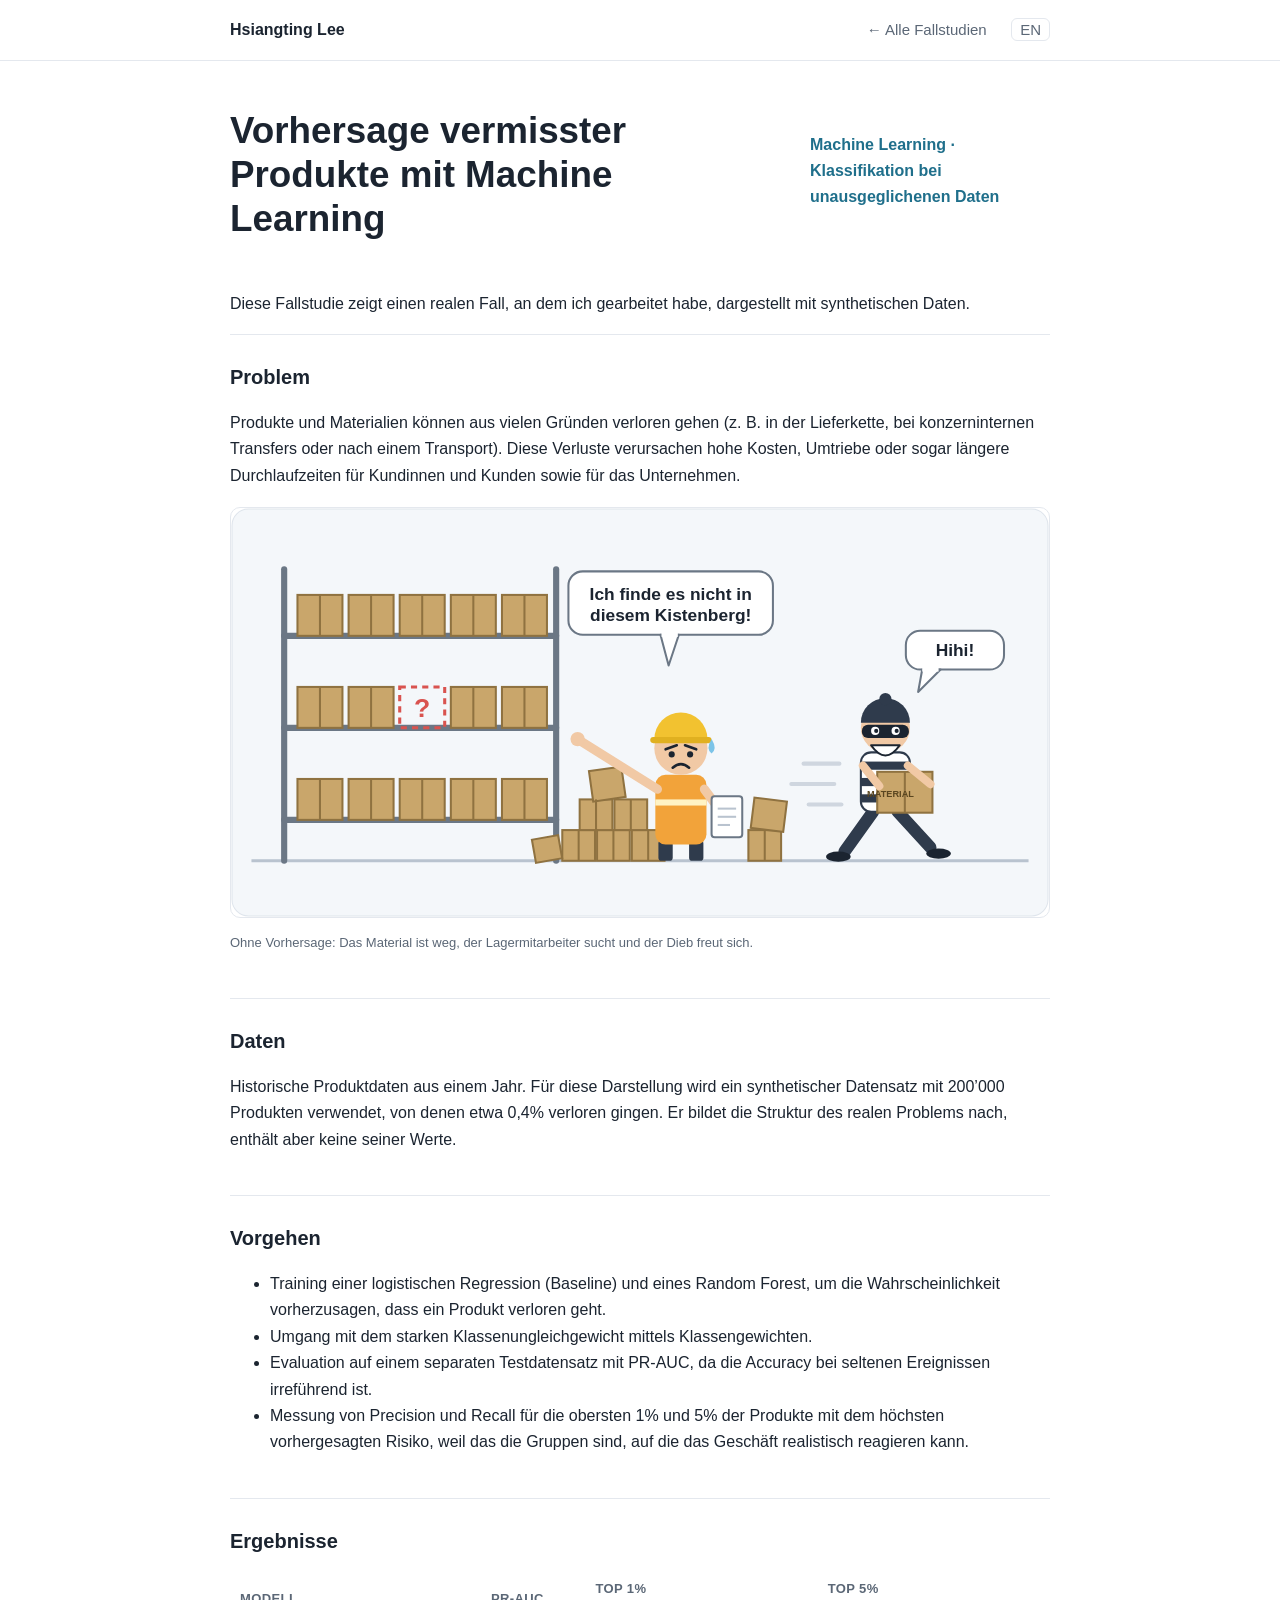
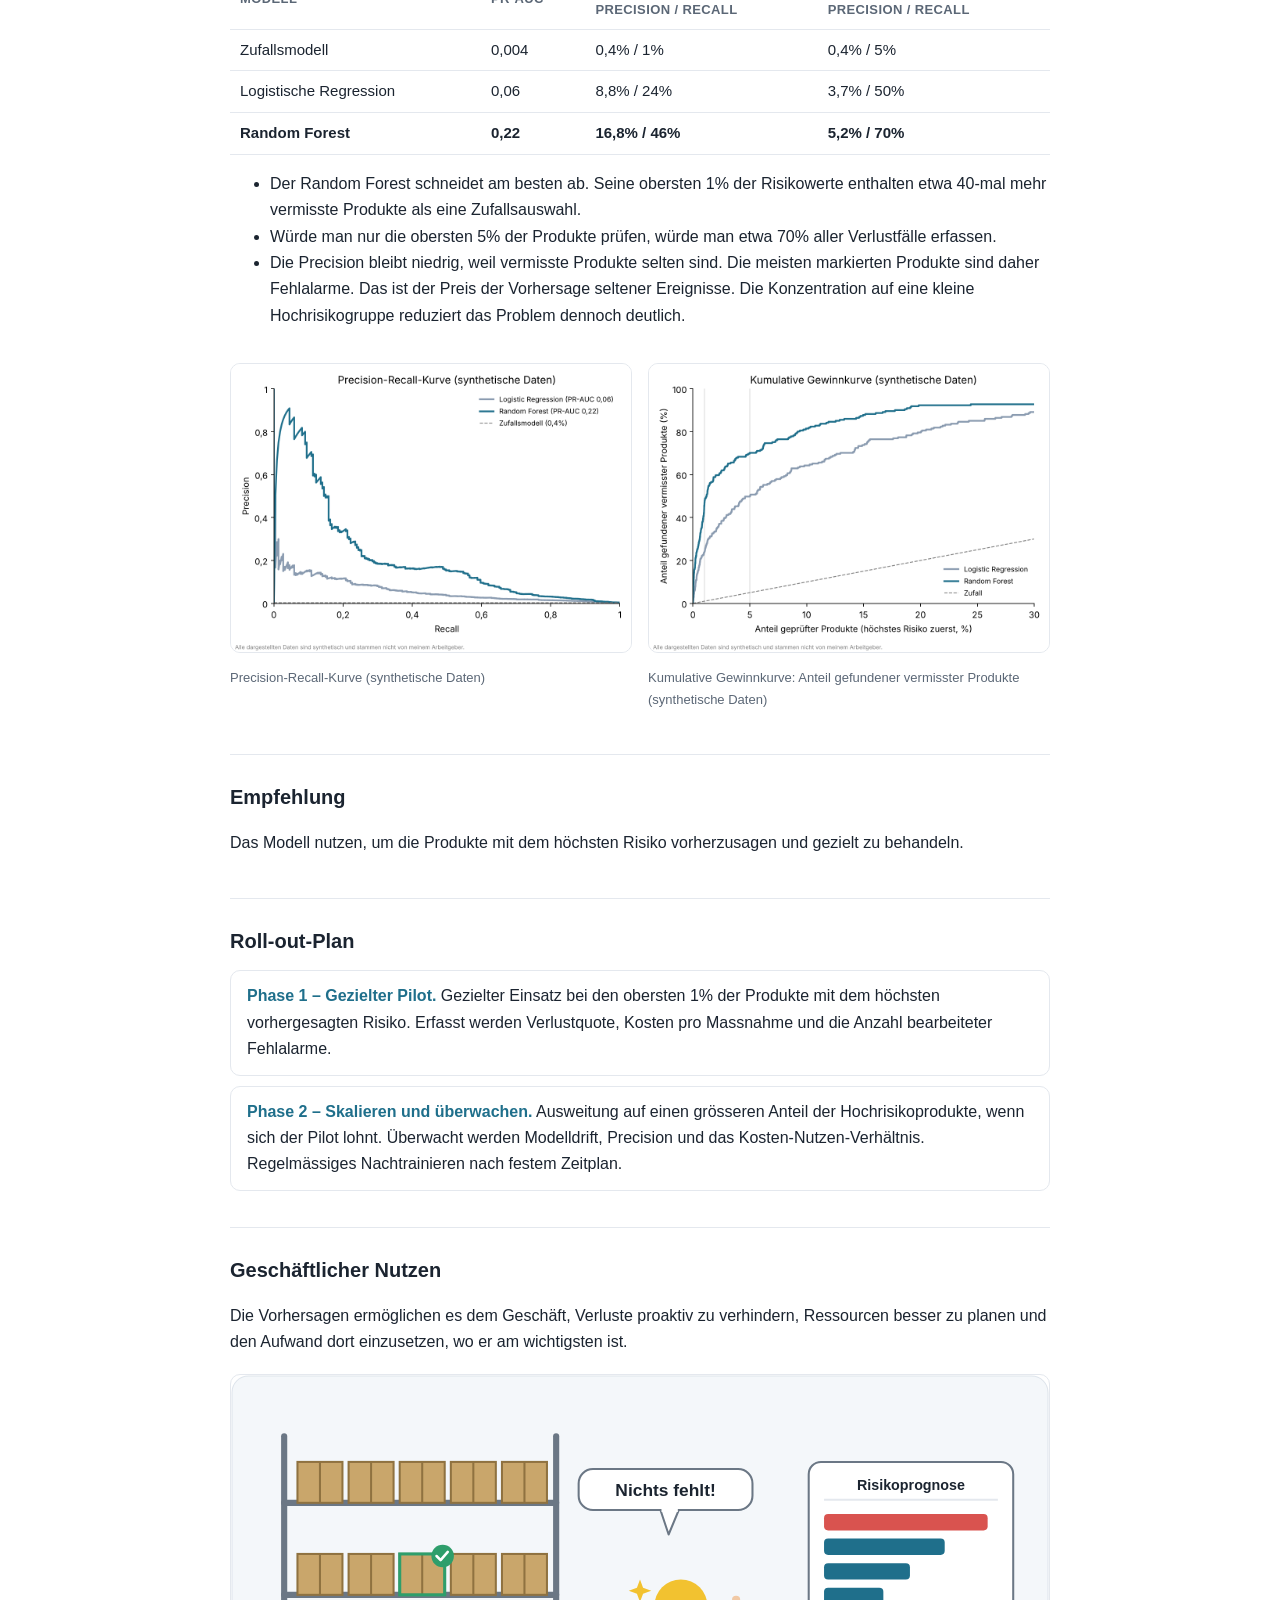
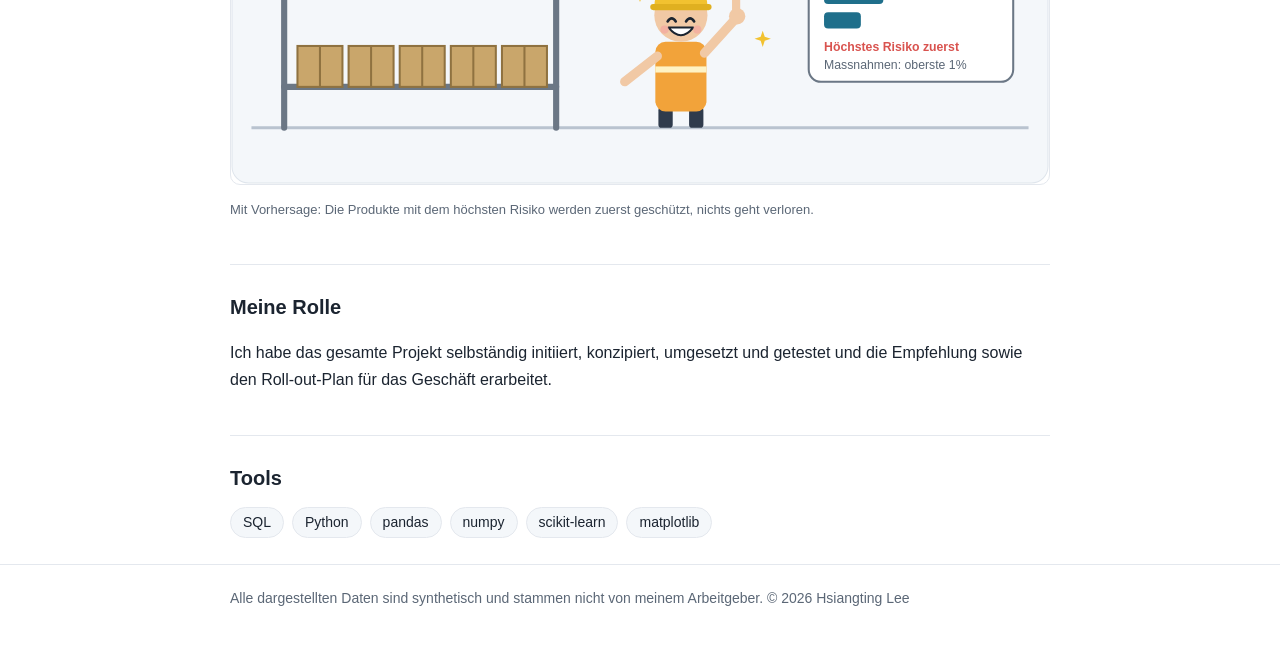
<file: de/case-missing-products.html>
<!doctype html>
<html lang="de">
<head>
<meta charset="utf-8">
<meta name="viewport" content="width=device-width,initial-scale=1">
<title>Vorhersage vermisster Produkte – Hsiangting Lee</title>
<meta name="description" content="Fallstudie: Machine Learning zur Vorhersage vermisster Produkte bei stark unausgeglichenen Daten, mit Empfehlung und Roll-out-Plan. Synthetische Daten.">
<link rel="stylesheet" href="../assets/style.css?v=3">
</head>
<body>
<header class="site"><div class="wrap">
  <a class="brand" href="index.html">Hsiangting Lee</a>
  <nav>
    <a href="index.html#cases">&larr; Alle Fallstudien</a>
    <a class="lang" href="../case-missing-products.html">EN</a>
  </nav>
</div></header>

<main class="wrap">
  <div class="hero">
    <h1>Vorhersage vermisster Produkte mit Machine Learning</h1>
    <p class="role">Machine Learning &middot; Klassifikation bei unausgeglichenen Daten</p>
  </div>

  <p>Diese Fallstudie zeigt einen realen Fall, an dem ich gearbeitet habe, dargestellt mit synthetischen Daten.</p>

  <section>
    <h2>Problem</h2>
    <p>Produkte und Materialien können aus vielen Gründen verloren gehen (z.&nbsp;B. in der Lieferkette, bei konzerninternen Transfers oder nach einem Transport). Diese Verluste verursachen hohe Kosten, Umtriebe oder sogar längere Durchlaufzeiten für Kundinnen und Kunden sowie für das Unternehmen.</p>
    <figure><img src="../assets/sketch_problem_de.svg" alt="Cartoon: Auf dem Lagerregal fehlt eine Kiste. Der Lagermitarbeiter ist besorgt und fragt, wo sie ist, während ein Dieb grinsend mit der Kiste davonrennt."><figcaption>Ohne Vorhersage: Das Material ist weg, der Lagermitarbeiter sucht und der Dieb freut sich.</figcaption></figure>
  </section>

  <section>
    <h2>Daten</h2>
    <p>Historische Produktdaten aus einem Jahr. Für diese Darstellung wird ein synthetischer Datensatz mit 200&#8217;000 Produkten verwendet, von denen etwa 0,4% verloren gingen. Er bildet die Struktur des realen Problems nach, enthält aber keine seiner Werte.</p>
  </section>

  <section>
    <h2>Vorgehen</h2>
    <ul>
      <li>Training einer logistischen Regression (Baseline) und eines Random Forest, um die Wahrscheinlichkeit vorherzusagen, dass ein Produkt verloren geht.</li>
      <li>Umgang mit dem starken Klassenungleichgewicht mittels Klassengewichten.</li>
      <li>Evaluation auf einem separaten Testdatensatz mit PR-AUC, da die Accuracy bei seltenen Ereignissen irreführend ist.</li>
      <li>Messung von Precision und Recall für die obersten 1% und 5% der Produkte mit dem höchsten vorhergesagten Risiko, weil das die Gruppen sind, auf die das Geschäft realistisch reagieren kann.</li>
    </ul>
  </section>

  <section>
    <h2>Ergebnisse</h2>
    <table>
      <thead><tr><th>Modell</th><th>PR-AUC</th><th>Top 1%<br>Precision / Recall</th><th>Top 5%<br>Precision / Recall</th></tr></thead>
      <tbody>
        <tr><td>Zufallsmodell</td><td>0,004</td><td>0,4% / 1%</td><td>0,4% / 5%</td></tr>
        <tr><td>Logistische Regression</td><td>0,06</td><td>8,8% / 24%</td><td>3,7% / 50%</td></tr>
        <tr class="best"><td>Random Forest</td><td>0,22</td><td>16,8% / 46%</td><td>5,2% / 70%</td></tr>
      </tbody>
    </table>
    <ul>
      <li>Der Random Forest schneidet am besten ab. Seine obersten 1% der Risikowerte enthalten etwa 40-mal mehr vermisste Produkte als eine Zufallsauswahl.</li>
      <li>Würde man nur die obersten 5% der Produkte prüfen, würde man etwa 70% aller Verlustfälle erfassen.</li>
      <li>Die Precision bleibt niedrig, weil vermisste Produkte selten sind. Die meisten markierten Produkte sind daher Fehlalarme. Das ist der Preis der Vorhersage seltener Ereignisse. Die Konzentration auf eine kleine Hochrisikogruppe reduziert das Problem dennoch deutlich.</li>
    </ul>
    <div class="grid2">
      <figure><img src="../assets/case1_pr_curve_de.png" alt="Precision-Recall-Kurve: Vergleich von logistischer Regression und Random Forest auf synthetischen Daten"><figcaption>Precision-Recall-Kurve (synthetische Daten)</figcaption></figure>
      <figure><img src="../assets/case1_gains_chart_de.png" alt="Kumulative Gewinnkurve: Anteil gefundener vermisster Produkte im Verhältnis zum Anteil geprüfter Produkte"><figcaption>Kumulative Gewinnkurve: Anteil gefundener vermisster Produkte (synthetische Daten)</figcaption></figure>
    </div>
  </section>

  <section>
    <h2>Empfehlung</h2>
    <p>Das Modell nutzen, um die Produkte mit dem höchsten Risiko vorherzusagen und gezielt zu behandeln.</p>
  </section>

  <section>
    <h2>Roll-out-Plan</h2>
    <div class="phase"><b>Phase 1 &ndash; Gezielter Pilot.</b> Gezielter Einsatz bei den obersten 1% der Produkte mit dem höchsten vorhergesagten Risiko. Erfasst werden Verlustquote, Kosten pro Massnahme und die Anzahl bearbeiteter Fehlalarme.</div>
    <div class="phase"><b>Phase 2 &ndash; Skalieren und überwachen.</b> Ausweitung auf einen grösseren Anteil der Hochrisikoprodukte, wenn sich der Pilot lohnt. Überwacht werden Modelldrift, Precision und das Kosten-Nutzen-Verhältnis. Regelmässiges Nachtrainieren nach festem Zeitplan.</div>
  </section>

  <section>
    <h2>Geschäftlicher Nutzen</h2>
    <p>Die Vorhersagen ermöglichen es dem Geschäft, Verluste proaktiv zu verhindern, Ressourcen besser zu planen und den Aufwand dort einzusetzen, wo er am wichtigsten ist.</p>
    <figure><img src="../assets/sketch_solution_de.svg" alt="Cartoon: Dank der Risikoprognose liegen alle Kisten im Regal und der Lagermitarbeiter freut sich mit erhobenem Daumen."><figcaption>Mit Vorhersage: Die Produkte mit dem höchsten Risiko werden zuerst geschützt, nichts geht verloren.</figcaption></figure>
  </section>

  <section>
    <h2>Meine Rolle</h2>
    <p>Ich habe das gesamte Projekt selbständig initiiert, konzipiert, umgesetzt und getestet und die Empfehlung sowie den Roll-out-Plan für das Geschäft erarbeitet.</p>
  </section>

  <section>
    <h2>Tools</h2>
    <ul class="chips"><li>SQL</li><li>Python</li><li>pandas</li><li>numpy</li><li>scikit-learn</li><li>matplotlib</li></ul>
  </section>
</main>

<footer><div class="wrap">
  Alle dargestellten Daten sind synthetisch und stammen nicht von meinem Arbeitgeber. &copy; 2026 Hsiangting Lee
</div></footer>
</body>
</html>
</file>
<file: assets/style.css>
:root{
  --bg:#ffffff; --fg:#1b2430; --muted:#5b6776; --line:#e4e8ee; --accent:#1f6f8b; --soft:#f4f7fa;
}
@media (prefers-color-scheme: dark){
  :root{--bg:#0f1620; --fg:#e8edf3; --muted:#9aa7b6; --line:#243041; --accent:#5bb5d1; --soft:#16202c;}
}
*{box-sizing:border-box}
body{margin:0;background:var(--bg);color:var(--fg);font:16px/1.65 -apple-system,BlinkMacSystemFont,"Segoe UI",Inter,Roboto,sans-serif}
a{color:var(--accent);text-decoration:none} a:hover{text-decoration:underline}
.wrap{max-width:860px;margin:0 auto;padding:0 20px}
header.site{border-bottom:1px solid var(--line)}
header.site .wrap{display:flex;justify-content:space-between;align-items:center;height:60px}
header.site .brand{font-weight:650;color:var(--fg)}
header.site nav a{margin-left:20px;color:var(--muted);font-size:15px}
header.site nav a:hover{color:var(--fg);text-decoration:none}
.lang{font-size:13px;border:1px solid var(--line);border-radius:6px;padding:2px 8px}
.hero{padding:48px 0 28px;display:grid;grid-template-columns:1fr 240px;gap:40px;align-items:center}
.hero .photo{margin:0;order:2}
.hero .photo img{display:block;width:100%;height:auto;aspect-ratio:4/5;object-fit:cover;border-radius:16px;border:1px solid var(--line);box-shadow:0 8px 24px rgba(15,22,32,.12)}
.hero .intro{order:1}
.hero h1{font-size:2.3rem;line-height:1.2;margin:0 0 6px}
.hero .role{color:var(--accent);font-weight:600;margin:0 0 14px}
.hero p.tag{font-size:1.2rem;margin:0 0 18px}
.links a{display:inline-block;margin-right:14px;font-size:15px}
section{padding:26px 0;border-top:1px solid var(--line)}
section h2{font-size:1.25rem;margin:0 0 12px}
.chips{display:flex;flex-wrap:wrap;gap:8px;padding:0;margin:0;list-style:none}
.chips li{background:var(--soft);border:1px solid var(--line);border-radius:999px;padding:3px 12px;font-size:14px}
.cards{display:grid;grid-template-columns:repeat(2,1fr);gap:16px}
@media(max-width:420px){.cards{grid-template-columns:1fr}}
.card{border:1px solid var(--line);border-radius:12px;padding:18px;background:var(--soft);display:flex;flex-direction:column;gap:6px}
.card h3{margin:0;font-size:1.05rem}
.card p{margin:0;color:var(--muted);font-size:15px}
.card .meta{font-size:13px;color:var(--accent);font-weight:600}
.card.soon{opacity:.65}
.notice{background:var(--soft);border-left:3px solid var(--accent);padding:10px 14px;border-radius:6px;font-size:14px;color:var(--muted);margin:18px 0}
table{border-collapse:collapse;width:100%;font-size:15px;margin:10px 0}
th,td{border-bottom:1px solid var(--line);padding:8px 10px;text-align:left}
th{color:var(--muted);font-weight:600;font-size:13px;text-transform:uppercase;letter-spacing:.03em}
tr.best td{font-weight:650}
figure{margin:18px 0}
figure img{width:100%;height:auto;border:1px solid var(--line);border-radius:10px;background:#fff}
figure.small{max-width:540px;margin:18px auto}
figcaption{font-size:13px;color:var(--muted);margin-top:6px}
.grid2{display:grid;grid-template-columns:1fr 1fr;gap:16px}
@media(max-width:640px){.grid2{grid-template-columns:1fr}.hero h1{font-size:1.8rem}
.hero{grid-template-columns:1fr;gap:22px;padding-top:32px;text-align:left}
.hero .photo{order:0;width:150px}
.hero .intro{order:1}}
.phase{border:1px solid var(--line);border-radius:10px;padding:12px 16px;margin:10px 0}
.phase b{color:var(--accent)}
footer{border-top:1px solid var(--line);padding:22px 0 40px;color:var(--muted);font-size:14px}
</file>
